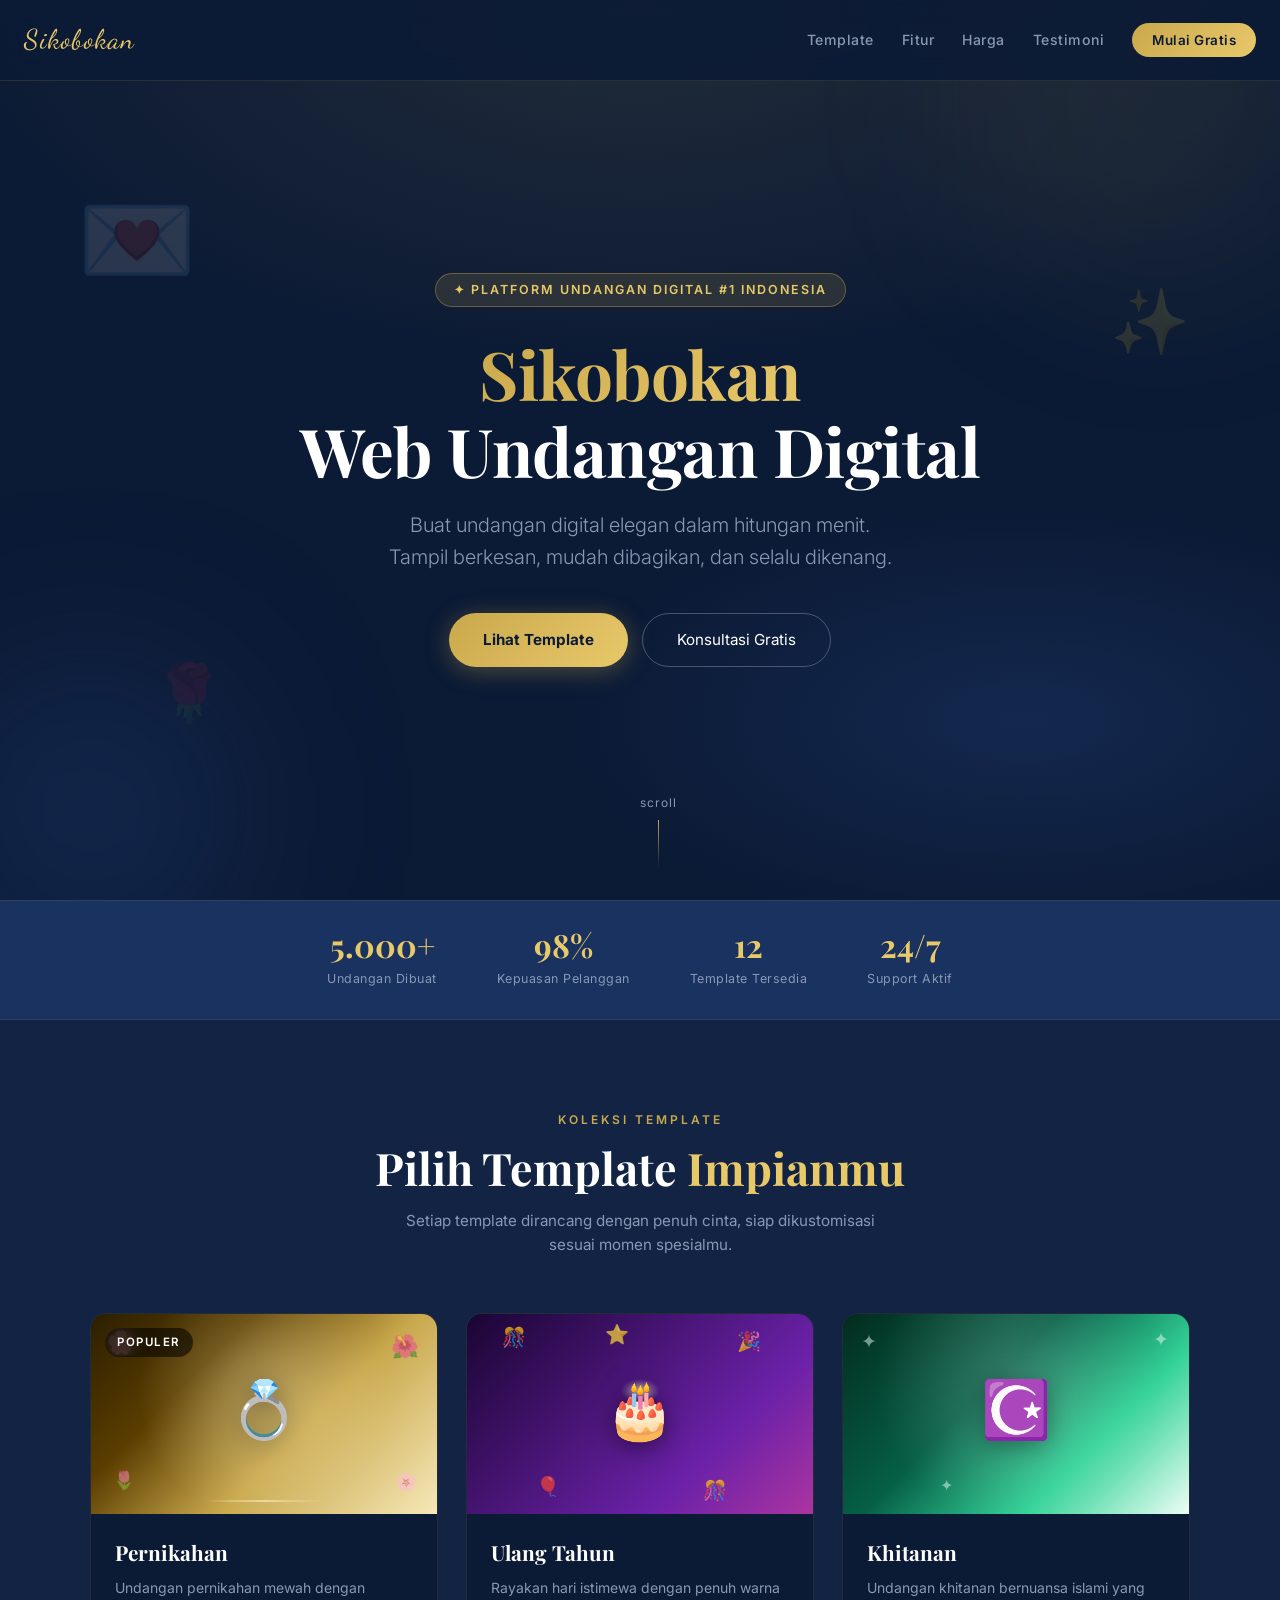
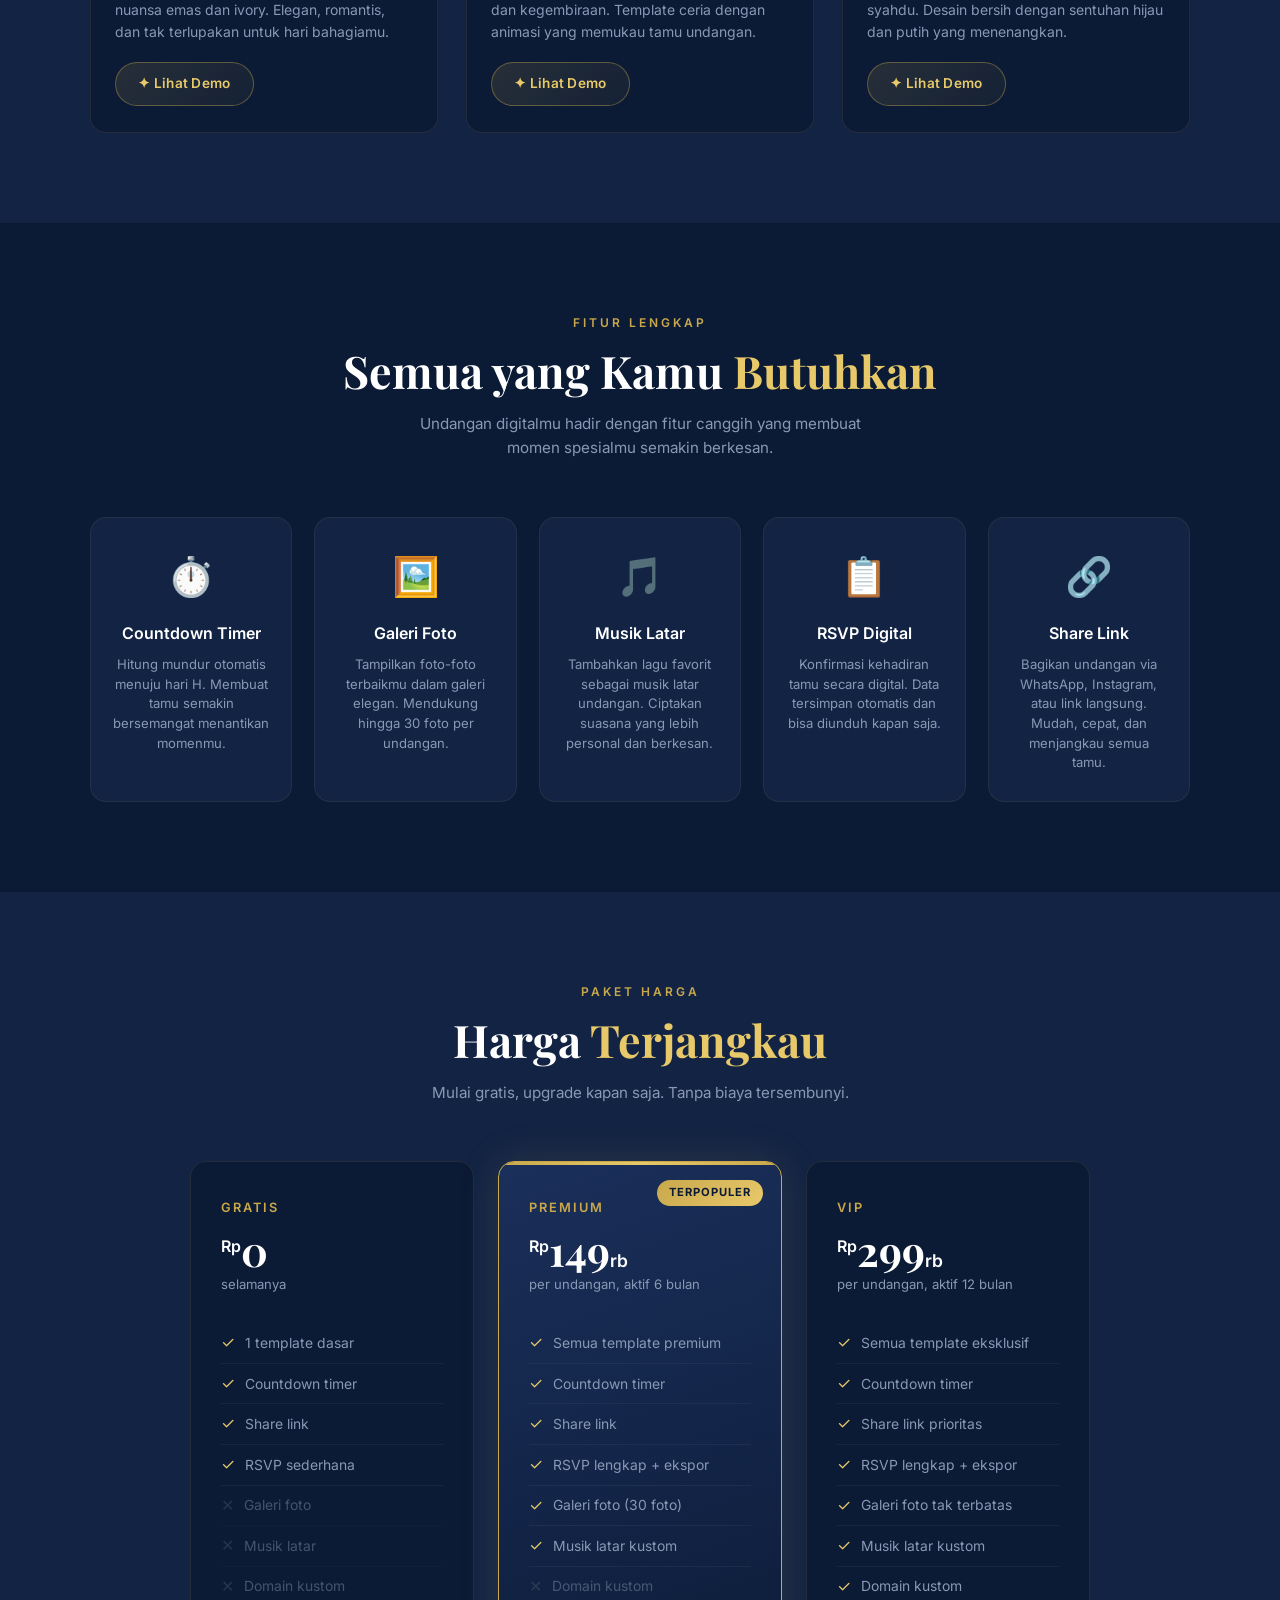
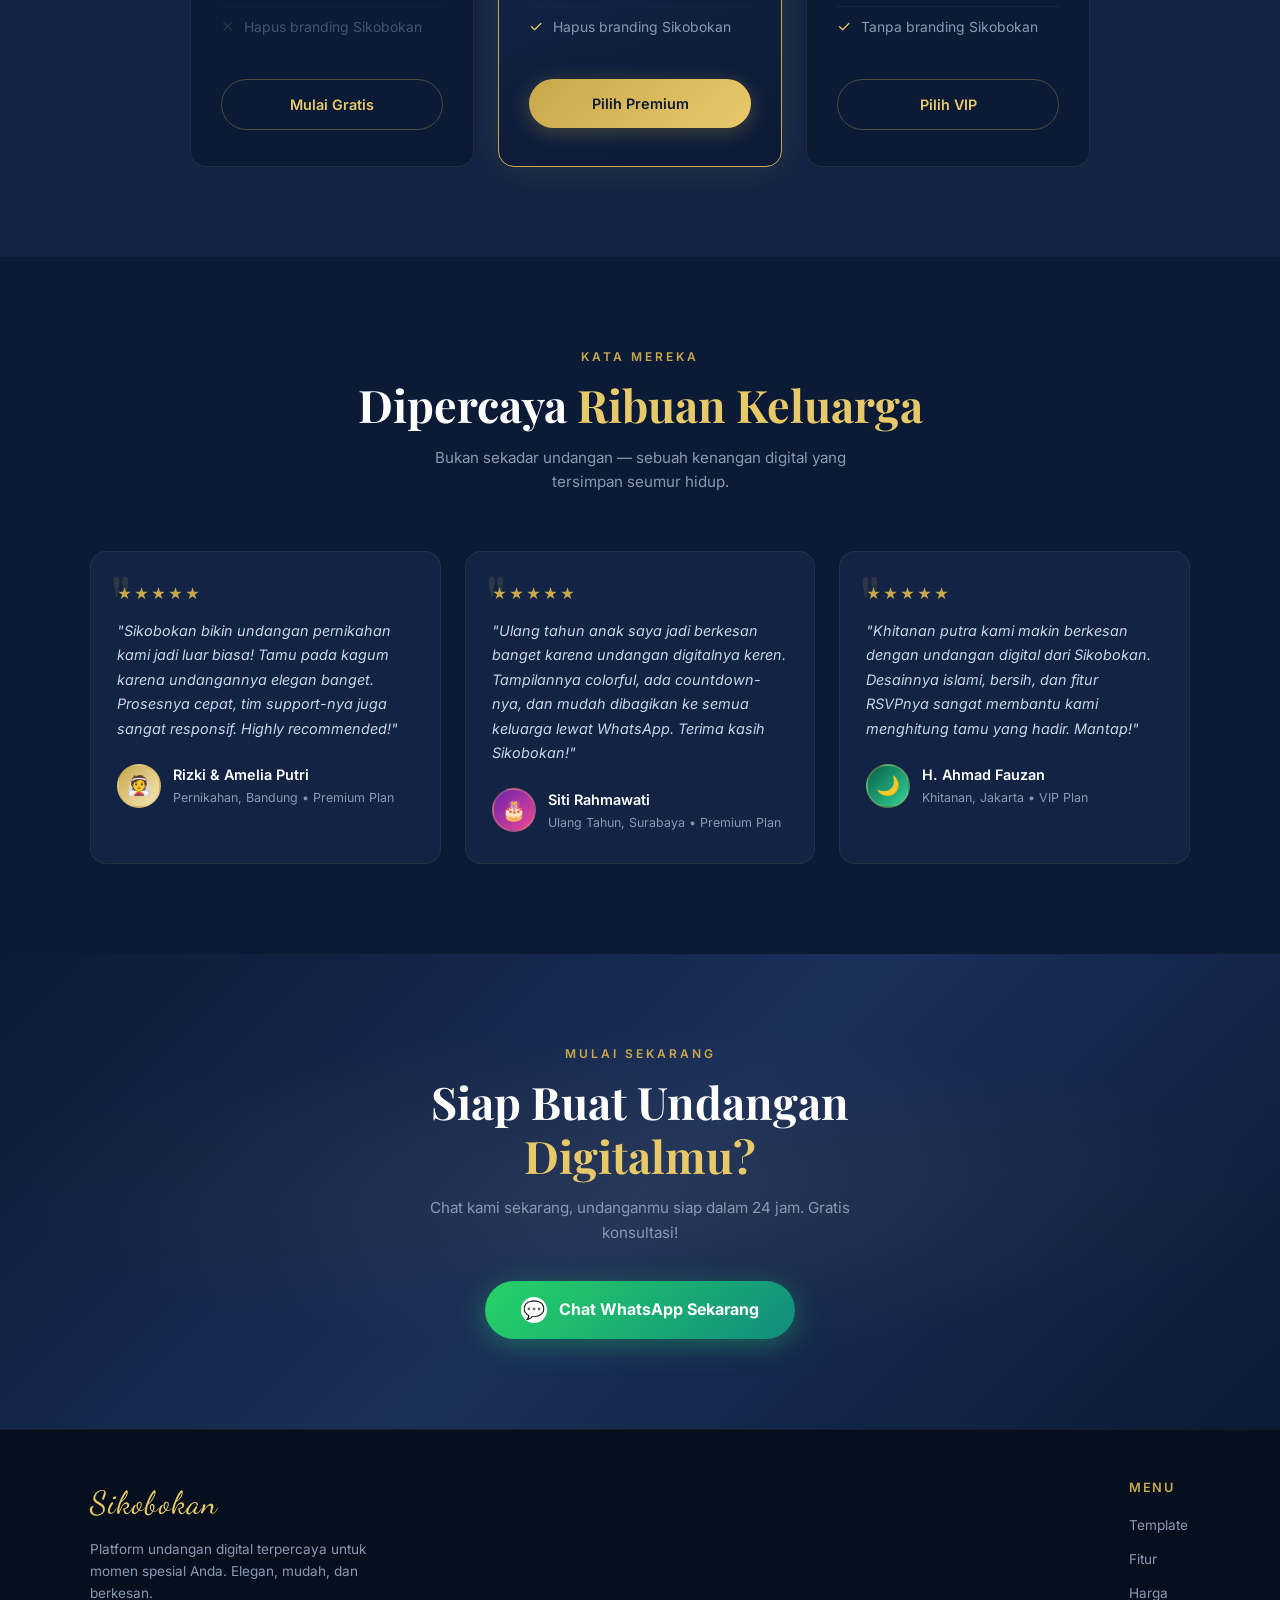
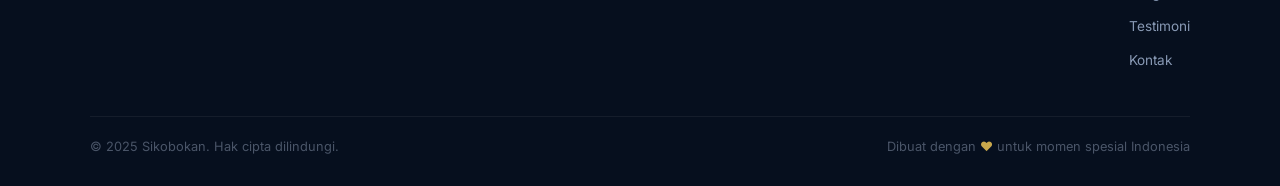
<file: index.html>
<!DOCTYPE html>
<html lang="id">
<head>
<meta charset="UTF-8">
<meta name="viewport" content="width=device-width, initial-scale=1.0">
<title>Sikobokan — Web Undangan Digital</title>
<meta name="description" content="Buat undangan digital elegan dalam hitungan menit. Fitur countdown, galeri foto, musik, RSVP, dan share link.">
<link rel="preconnect" href="https://fonts.googleapis.com">
<link href="https://fonts.googleapis.com/css2?family=Playfair+Display:ital,wght@0,400;0,700;1,400&family=Inter:wght@300;400;500;600&family=Dancing+Script:wght@600&display=swap" rel="stylesheet">
<style>
  *, *::before, *::after { box-sizing: border-box; margin: 0; padding: 0; }

  :root {
    --navy: #0b1a35;
    --navy-light: #122344;
    --navy-mid: #1a3260;
    --gold: #c9a84c;
    --gold-light: #e8c96a;
    --gold-pale: #f5e8b8;
    --cream: #fdf8ef;
    --white: #ffffff;
    --text-muted: #8899b4;
    --radius: 16px;
    --shadow: 0 8px 40px rgba(0,0,0,0.35);
  }

  html { scroll-behavior: smooth; }

  body {
    font-family: 'Inter', sans-serif;
    background: var(--navy);
    color: var(--white);
    overflow-x: hidden;
    line-height: 1.6;
  }

  /* ── NAVBAR ── */
  nav {
    position: fixed; top: 0; left: 0; right: 0; z-index: 100;
    display: flex; align-items: center; justify-content: space-between;
    padding: 18px 24px;
    background: rgba(11,26,53,0.85);
    backdrop-filter: blur(12px);
    border-bottom: 1px solid rgba(201,168,76,0.15);
  }
  .nav-logo {
    font-family: 'Dancing Script', cursive;
    font-size: 1.7rem;
    color: var(--gold-light);
    text-decoration: none;
    letter-spacing: 1px;
  }
  .nav-links { display: flex; gap: 28px; list-style: none; }
  .nav-links a {
    color: var(--text-muted);
    text-decoration: none;
    font-size: 0.88rem;
    font-weight: 500;
    letter-spacing: 0.5px;
    transition: color 0.2s;
  }
  .nav-links a:hover { color: var(--gold-light); }
  .nav-cta {
    background: linear-gradient(135deg, var(--gold), var(--gold-light));
    color: var(--navy) !important;
    padding: 9px 20px;
    border-radius: 50px;
    font-weight: 600 !important;
    font-size: 0.84rem !important;
    transition: opacity 0.2s !important;
  }
  .nav-cta:hover { opacity: 0.88; color: var(--navy) !important; }

  /* ── HERO ── */
  #hero {
    min-height: 100vh;
    display: flex; align-items: center; justify-content: center;
    flex-direction: column;
    text-align: center;
    padding: 120px 24px 80px;
    position: relative;
    overflow: hidden;
    background: radial-gradient(ellipse 80% 60% at 50% 0%, rgba(201,168,76,0.12) 0%, transparent 70%),
                radial-gradient(ellipse 60% 40% at 80% 80%, rgba(26,50,96,0.6) 0%, transparent 60%),
                var(--navy);
  }

  /* floating orbs */
  #hero::before, #hero::after {
    content: '';
    position: absolute;
    border-radius: 50%;
    filter: blur(80px);
    animation: orb-float 8s ease-in-out infinite;
  }
  #hero::before {
    width: 400px; height: 400px;
    background: rgba(201,168,76,0.07);
    top: -100px; right: -80px;
  }
  #hero::after {
    width: 300px; height: 300px;
    background: rgba(26,50,96,0.5);
    bottom: -60px; left: -60px;
    animation-delay: -4s;
  }

  @keyframes orb-float {
    0%, 100% { transform: translateY(0) scale(1); }
    50% { transform: translateY(-30px) scale(1.05); }
  }

  .hero-badge {
    display: inline-block;
    background: rgba(201,168,76,0.15);
    border: 1px solid rgba(201,168,76,0.4);
    color: var(--gold-light);
    font-size: 0.78rem;
    font-weight: 600;
    letter-spacing: 2px;
    text-transform: uppercase;
    padding: 6px 18px;
    border-radius: 50px;
    margin-bottom: 28px;
    animation: fade-up 0.7s ease both;
  }

  .hero-title {
    font-family: 'Playfair Display', serif;
    font-size: clamp(2.2rem, 6vw, 4.2rem);
    font-weight: 700;
    line-height: 1.15;
    letter-spacing: -0.5px;
    margin-bottom: 20px;
    animation: fade-up 0.7s 0.15s ease both;
  }

  .hero-title .gradient-text {
    background: linear-gradient(135deg, var(--gold) 0%, var(--gold-light) 50%, #fff5c0 100%);
    -webkit-background-clip: text;
    -webkit-text-fill-color: transparent;
    background-clip: text;
    background-size: 200% 200%;
    animation: gradient-shift 4s ease infinite;
  }

  @keyframes gradient-shift {
    0%, 100% { background-position: 0% 50%; }
    50% { background-position: 100% 50%; }
  }

  .hero-tagline {
    font-size: clamp(1rem, 2.5vw, 1.25rem);
    color: var(--text-muted);
    max-width: 520px;
    margin: 0 auto 40px;
    animation: fade-up 0.7s 0.3s ease both;
    font-weight: 300;
  }

  .hero-btns {
    display: flex; gap: 14px; justify-content: center; flex-wrap: wrap;
    animation: fade-up 0.7s 0.45s ease both;
  }

  .btn-primary {
    background: linear-gradient(135deg, var(--gold), var(--gold-light));
    color: var(--navy);
    font-weight: 700;
    font-size: 0.95rem;
    padding: 15px 34px;
    border-radius: 50px;
    text-decoration: none;
    border: none;
    cursor: pointer;
    transition: transform 0.2s, box-shadow 0.2s;
    box-shadow: 0 4px 24px rgba(201,168,76,0.35);
  }
  .btn-primary:hover { transform: translateY(-2px); box-shadow: 0 8px 32px rgba(201,168,76,0.5); }

  .btn-outline {
    background: transparent;
    color: var(--white);
    font-size: 0.95rem;
    padding: 14px 34px;
    border-radius: 50px;
    text-decoration: none;
    border: 1px solid rgba(255,255,255,0.25);
    cursor: pointer;
    transition: border-color 0.2s, background 0.2s;
  }
  .btn-outline:hover { border-color: var(--gold); background: rgba(201,168,76,0.08); }

  /* floating envelope decoration */
  .hero-deco {
    position: absolute;
    pointer-events: none;
    opacity: 0.12;
    font-size: 6rem;
    animation: float-slow 6s ease-in-out infinite;
  }
  .hero-deco.d1 { top: 18%; left: 6%; animation-delay: 0s; }
  .hero-deco.d2 { top: 30%; right: 7%; animation-delay: -2s; font-size: 4rem; }
  .hero-deco.d3 { bottom: 18%; left: 12%; animation-delay: -4s; font-size: 3.5rem; }

  @keyframes float-slow {
    0%, 100% { transform: translateY(0) rotate(-5deg); }
    50% { transform: translateY(-18px) rotate(5deg); }
  }

  @keyframes fade-up {
    from { opacity: 0; transform: translateY(24px); }
    to   { opacity: 1; transform: translateY(0); }
  }

  /* scroll indicator */
  .scroll-hint {
    position: absolute; bottom: 32px; left: 50%; transform: translateX(-50%);
    display: flex; flex-direction: column; align-items: center; gap: 8px;
    color: var(--text-muted); font-size: 0.75rem; letter-spacing: 1px;
    animation: fade-up 1s 1s ease both;
  }
  .scroll-hint span { display: block; width: 1px; height: 48px; background: linear-gradient(to bottom, var(--gold), transparent); animation: scroll-line 2s ease-in-out infinite; }
  @keyframes scroll-line { 0% { transform: scaleY(0); transform-origin: top; } 50% { transform: scaleY(1); transform-origin: top; } 51% { transform: scaleY(1); transform-origin: bottom; } 100% { transform: scaleY(0); transform-origin: bottom; } }

  /* ── SECTION COMMON ── */
  section { padding: 90px 24px; }
  .section-label {
    display: block;
    text-align: center;
    font-size: 0.75rem;
    font-weight: 600;
    letter-spacing: 3px;
    text-transform: uppercase;
    color: var(--gold);
    margin-bottom: 12px;
  }
  .section-title {
    font-family: 'Playfair Display', serif;
    font-size: clamp(1.8rem, 4vw, 2.8rem);
    font-weight: 700;
    text-align: center;
    margin-bottom: 14px;
    line-height: 1.2;
  }
  .section-sub {
    text-align: center;
    color: var(--text-muted);
    max-width: 480px;
    margin: 0 auto 56px;
    font-size: 0.95rem;
  }
  .container { max-width: 1100px; margin: 0 auto; }

  /* ── TEMPLATES ── */
  #templates { background: var(--navy-light); }

  .templates-grid {
    display: grid;
    grid-template-columns: repeat(auto-fit, minmax(300px, 1fr));
    gap: 28px;
  }

  .template-card {
    background: var(--navy);
    border-radius: var(--radius);
    overflow: hidden;
    border: 1px solid rgba(201,168,76,0.12);
    transition: transform 0.3s, box-shadow 0.3s;
    position: relative;
  }
  .template-card:hover {
    transform: translateY(-8px);
    box-shadow: 0 20px 60px rgba(0,0,0,0.5);
  }

  /* CSS Art Thumbnails */
  .thumb {
    width: 100%;
    height: 200px;
    position: relative;
    overflow: hidden;
    display: flex; align-items: center; justify-content: center;
  }

  /* Pernikahan — gold/ivory */
  .thumb-wedding {
    background: linear-gradient(135deg, #2c1f00 0%, #5a3d00 30%, #c9a84c 60%, #f5e8b8 100%);
  }
  .thumb-wedding::before {
    content: '';
    position: absolute; inset: 0;
    background: radial-gradient(circle at 50% 40%, rgba(245,232,184,0.35) 0%, transparent 60%);
  }
  .thumb-wedding::after {
    content: '💍';
    font-size: 3.5rem;
    position: absolute;
    top: 50%; left: 50%; transform: translate(-50%, -55%);
    filter: drop-shadow(0 4px 12px rgba(0,0,0,0.4));
    animation: pulse-soft 3s ease-in-out infinite;
  }
  .thumb-wedding .ring-deco {
    position: absolute; bottom: 12px; left: 50%; transform: translateX(-50%);
    width: 120px; height: 2px;
    background: linear-gradient(90deg, transparent, rgba(245,232,184,0.7), transparent);
  }
  .thumb-wedding .floral {
    position: absolute;
    font-size: 1.4rem;
    opacity: 0.55;
    animation: float-slow 5s ease-in-out infinite;
  }
  .thumb-wedding .floral.f1 { top: 10px; left: 16px; animation-delay: 0s; }
  .thumb-wedding .floral.f2 { top: 14px; right: 18px; animation-delay: -2.5s; }
  .thumb-wedding .floral.f3 { bottom: 20px; left: 22px; animation-delay: -1s; font-size: 1.1rem; }
  .thumb-wedding .floral.f4 { bottom: 18px; right: 20px; animation-delay: -3.5s; font-size: 1.1rem; }

  /* Ulang Tahun — pink/purple/blue */
  .thumb-birthday {
    background: linear-gradient(135deg, #1a0533 0%, #6b21a8 35%, #ec4899 65%, #3b82f6 100%);
    background-size: 200% 200%;
    animation: gradient-shift 5s ease infinite;
  }
  .thumb-birthday::after {
    content: '🎂';
    font-size: 3.5rem;
    position: absolute;
    top: 50%; left: 50%; transform: translate(-50%, -55%);
    filter: drop-shadow(0 4px 12px rgba(0,0,0,0.5));
    animation: pulse-soft 2.5s ease-in-out infinite;
  }
  .thumb-birthday .confetti {
    position: absolute;
    font-size: 1.2rem;
    opacity: 0.7;
    animation: confetti-fall 4s ease-in-out infinite;
  }
  .thumb-birthday .confetti.c1 { top: 8px; left: 10%; animation-delay: 0s; }
  .thumb-birthday .confetti.c2 { top: 12px; right: 15%; animation-delay: -1s; }
  .thumb-birthday .confetti.c3 { top: 5px; left: 40%; animation-delay: -2s; }
  .thumb-birthday .confetti.c4 { bottom: 12px; left: 20%; animation-delay: -0.5s; }
  .thumb-birthday .confetti.c5 { bottom: 8px; right: 25%; animation-delay: -1.5s; }

  @keyframes confetti-fall {
    0%, 100% { transform: translateY(0) rotate(0deg); opacity: 0.7; }
    50% { transform: translateY(12px) rotate(180deg); opacity: 0.9; }
  }

  /* Khitanan — green/white */
  .thumb-khitan {
    background: linear-gradient(135deg, #022c1e 0%, #065f46 40%, #34d399 70%, #ecfdf5 100%);
  }
  .thumb-khitan::before {
    content: '';
    position: absolute; inset: 0;
    background: radial-gradient(circle at 50% 35%, rgba(236,253,245,0.2) 0%, transparent 65%);
  }
  .thumb-khitan::after {
    content: '☪️';
    font-size: 3.5rem;
    position: absolute;
    top: 50%; left: 50%; transform: translate(-50%, -55%);
    filter: drop-shadow(0 4px 12px rgba(0,0,0,0.35));
    animation: pulse-soft 3s ease-in-out infinite;
  }
  .thumb-khitan .star-deco {
    position: absolute;
    color: rgba(236,253,245,0.5);
    font-size: 1.2rem;
    animation: float-slow 4s ease-in-out infinite;
  }
  .thumb-khitan .star-deco.s1 { top: 12px; left: 18px; animation-delay: 0s; }
  .thumb-khitan .star-deco.s2 { top: 10px; right: 20px; animation-delay: -1.5s; }
  .thumb-khitan .star-deco.s3 { bottom: 16px; left: 28%; animation-delay: -3s; font-size: 1rem; }

  @keyframes pulse-soft {
    0%, 100% { transform: translate(-50%, -55%) scale(1); }
    50% { transform: translate(-50%, -58%) scale(1.08); }
  }

  .card-badge {
    position: absolute; top: 14px; left: 14px;
    background: rgba(0,0,0,0.55);
    backdrop-filter: blur(8px);
    color: var(--white);
    font-size: 0.72rem;
    font-weight: 600;
    letter-spacing: 1.5px;
    text-transform: uppercase;
    padding: 5px 12px;
    border-radius: 50px;
  }

  .card-body { padding: 22px 24px 26px; }
  .card-title {
    font-family: 'Playfair Display', serif;
    font-size: 1.3rem;
    font-weight: 700;
    margin-bottom: 8px;
    color: var(--white);
  }
  .card-desc { color: var(--text-muted); font-size: 0.875rem; margin-bottom: 20px; line-height: 1.55; }

  .btn-demo {
    display: inline-block;
    background: linear-gradient(135deg, rgba(201,168,76,0.15), rgba(201,168,76,0.05));
    border: 1px solid rgba(201,168,76,0.4);
    color: var(--gold-light);
    font-size: 0.85rem;
    font-weight: 600;
    padding: 10px 22px;
    border-radius: 50px;
    text-decoration: none;
    transition: background 0.2s, border-color 0.2s, transform 0.2s;
    letter-spacing: 0.3px;
  }
  .btn-demo:hover {
    background: linear-gradient(135deg, rgba(201,168,76,0.3), rgba(201,168,76,0.15));
    border-color: var(--gold);
    transform: translateY(-1px);
  }

  /* ── FEATURES ── */
  #features { background: var(--navy); }

  .features-grid {
    display: grid;
    grid-template-columns: repeat(auto-fit, minmax(200px, 1fr));
    gap: 22px;
  }

  .feature-card {
    background: var(--navy-light);
    border: 1px solid rgba(201,168,76,0.1);
    border-radius: var(--radius);
    padding: 28px 22px;
    text-align: center;
    transition: border-color 0.3s, transform 0.3s;
    position: relative;
    overflow: hidden;
  }
  .feature-card::before {
    content: '';
    position: absolute;
    inset: 0;
    background: radial-gradient(circle at 50% 0%, rgba(201,168,76,0.06) 0%, transparent 60%);
    opacity: 0;
    transition: opacity 0.3s;
  }
  .feature-card:hover { border-color: rgba(201,168,76,0.35); transform: translateY(-4px); }
  .feature-card:hover::before { opacity: 1; }

  .feature-icon {
    font-size: 2.4rem;
    margin-bottom: 14px;
    display: block;
    animation: float-slow 5s ease-in-out infinite;
  }
  .feature-card:nth-child(2) .feature-icon { animation-delay: -1s; }
  .feature-card:nth-child(3) .feature-icon { animation-delay: -2s; }
  .feature-card:nth-child(4) .feature-icon { animation-delay: -3s; }
  .feature-card:nth-child(5) .feature-icon { animation-delay: -4s; }

  .feature-title { font-weight: 600; font-size: 1rem; margin-bottom: 8px; }
  .feature-desc { color: var(--text-muted); font-size: 0.82rem; line-height: 1.5; }

  /* ── PRICING ── */
  #pricing { background: var(--navy-light); }

  .pricing-grid {
    display: grid;
    grid-template-columns: repeat(auto-fit, minmax(280px, 1fr));
    gap: 24px;
    max-width: 900px;
    margin: 0 auto;
  }

  .price-card {
    background: var(--navy);
    border: 1px solid rgba(201,168,76,0.12);
    border-radius: var(--radius);
    padding: 36px 30px;
    position: relative;
    overflow: hidden;
    transition: transform 0.3s, box-shadow 0.3s;
  }
  .price-card:hover { transform: translateY(-6px); box-shadow: 0 16px 50px rgba(0,0,0,0.4); }

  .price-card.featured {
    border-color: var(--gold);
    background: linear-gradient(160deg, #1a2f5a 0%, var(--navy) 100%);
    box-shadow: 0 0 40px rgba(201,168,76,0.15);
  }
  .price-card.featured::before {
    content: '';
    position: absolute; top: 0; left: 0; right: 0; height: 3px;
    background: linear-gradient(90deg, var(--gold), var(--gold-light), var(--gold));
  }

  .popular-tag {
    position: absolute; top: 18px; right: 18px;
    background: linear-gradient(135deg, var(--gold), var(--gold-light));
    color: var(--navy);
    font-size: 0.7rem;
    font-weight: 700;
    letter-spacing: 1px;
    text-transform: uppercase;
    padding: 4px 12px;
    border-radius: 50px;
  }

  .price-plan { font-size: 0.8rem; font-weight: 600; letter-spacing: 2px; text-transform: uppercase; color: var(--gold); margin-bottom: 10px; }
  .price-amount {
    font-family: 'Playfair Display', serif;
    font-size: 2.6rem;
    font-weight: 700;
    line-height: 1;
    margin-bottom: 4px;
  }
  .price-amount sup { font-size: 1rem; vertical-align: super; font-family: 'Inter', sans-serif; font-weight: 600; }
  .price-period { color: var(--text-muted); font-size: 0.82rem; margin-bottom: 28px; }
  .price-features { list-style: none; margin-bottom: 32px; }
  .price-features li {
    display: flex; align-items: center; gap: 10px;
    color: var(--text-muted); font-size: 0.87rem;
    padding: 7px 0;
    border-bottom: 1px solid rgba(255,255,255,0.05);
  }
  .price-features li:last-child { border-bottom: none; }
  .price-features li .check { color: var(--gold-light); font-size: 1rem; flex-shrink: 0; }
  .price-features li .cross { color: #4a5568; font-size: 1rem; flex-shrink: 0; }
  .price-features li.disabled { opacity: 0.45; }

  .btn-plan {
    display: block;
    text-align: center;
    padding: 13px 24px;
    border-radius: 50px;
    font-size: 0.9rem;
    font-weight: 600;
    text-decoration: none;
    transition: transform 0.2s, box-shadow 0.2s;
    cursor: pointer;
    border: none;
    width: 100%;
  }
  .btn-plan-outline {
    background: transparent;
    border: 1px solid rgba(201,168,76,0.35);
    color: var(--gold-light);
  }
  .btn-plan-outline:hover { border-color: var(--gold); background: rgba(201,168,76,0.07); }
  .btn-plan-gold {
    background: linear-gradient(135deg, var(--gold), var(--gold-light));
    color: var(--navy);
    box-shadow: 0 4px 20px rgba(201,168,76,0.3);
  }
  .btn-plan-gold:hover { transform: translateY(-2px); box-shadow: 0 8px 28px rgba(201,168,76,0.45); }

  /* ── TESTIMONIALS ── */
  #testimonials { background: var(--navy); }

  .testi-grid {
    display: grid;
    grid-template-columns: repeat(auto-fit, minmax(280px, 1fr));
    gap: 24px;
  }

  .testi-card {
    background: var(--navy-light);
    border: 1px solid rgba(201,168,76,0.1);
    border-radius: var(--radius);
    padding: 30px 26px;
    position: relative;
    transition: transform 0.3s;
  }
  .testi-card:hover { transform: translateY(-4px); }
  .testi-card::before {
    content: '"';
    font-family: 'Playfair Display', serif;
    font-size: 5rem;
    color: rgba(201,168,76,0.15);
    position: absolute;
    top: 10px; left: 18px;
    line-height: 1;
  }

  .testi-stars { color: var(--gold); font-size: 0.9rem; margin-bottom: 14px; letter-spacing: 2px; }
  .testi-text { color: #c8d4e8; font-size: 0.9rem; line-height: 1.7; margin-bottom: 22px; font-style: italic; }
  .testi-author { display: flex; align-items: center; gap: 12px; }
  .testi-avatar {
    width: 44px; height: 44px; border-radius: 50%;
    display: flex; align-items: center; justify-content: center;
    font-size: 1.2rem;
    flex-shrink: 0;
    border: 2px solid rgba(201,168,76,0.3);
  }
  .av1 { background: linear-gradient(135deg, #c9a84c, #f5e8b8); }
  .av2 { background: linear-gradient(135deg, #6b21a8, #ec4899); }
  .av3 { background: linear-gradient(135deg, #065f46, #34d399); }
  .testi-name { font-weight: 600; font-size: 0.9rem; }
  .testi-detail { color: var(--text-muted); font-size: 0.78rem; margin-top: 2px; }

  /* ── CTA ── */
  #cta {
    background: linear-gradient(135deg, #0b1a35 0%, #1a2f5a 50%, #0b1a35 100%);
    text-align: center;
    padding: 90px 24px;
    position: relative;
    overflow: hidden;
  }
  #cta::before {
    content: '';
    position: absolute; inset: 0;
    background: radial-gradient(ellipse 70% 50% at 50% 50%, rgba(201,168,76,0.08) 0%, transparent 70%);
  }
  #cta .section-title { position: relative; z-index: 1; }
  #cta .section-sub { position: relative; z-index: 1; }

  .wa-btn {
    display: inline-flex;
    align-items: center;
    gap: 12px;
    background: linear-gradient(135deg, #25d366, #128c7e);
    color: var(--white);
    font-size: 1rem;
    font-weight: 700;
    padding: 16px 36px;
    border-radius: 50px;
    text-decoration: none;
    box-shadow: 0 6px 28px rgba(37,211,102,0.35);
    transition: transform 0.2s, box-shadow 0.2s;
    position: relative; z-index: 1;
  }
  .wa-btn:hover { transform: translateY(-3px); box-shadow: 0 12px 36px rgba(37,211,102,0.5); }
  .wa-icon {
    width: 26px; height: 26px;
    background: white;
    border-radius: 50%;
    display: flex; align-items: center; justify-content: center;
    font-size: 1.1rem;
    flex-shrink: 0;
  }

  /* ── FOOTER ── */
  footer {
    background: #060f1e;
    padding: 48px 24px 28px;
    border-top: 1px solid rgba(201,168,76,0.1);
  }
  .footer-inner {
    max-width: 1100px;
    margin: 0 auto;
    display: grid;
    grid-template-columns: 1fr auto;
    gap: 40px;
    align-items: start;
    margin-bottom: 36px;
  }
  .footer-brand .nav-logo { font-size: 2rem; display: block; margin-bottom: 10px; }
  .footer-tagline { color: var(--text-muted); font-size: 0.85rem; max-width: 300px; line-height: 1.6; }
  .footer-links h4 { color: var(--gold); font-size: 0.8rem; font-weight: 600; letter-spacing: 1.5px; text-transform: uppercase; margin-bottom: 14px; }
  .footer-links ul { list-style: none; }
  .footer-links ul li { margin-bottom: 8px; }
  .footer-links ul li a { color: var(--text-muted); text-decoration: none; font-size: 0.85rem; transition: color 0.2s; }
  .footer-links ul li a:hover { color: var(--gold-light); }
  .footer-bottom {
    max-width: 1100px; margin: 0 auto;
    display: flex; justify-content: space-between; align-items: center;
    border-top: 1px solid rgba(255,255,255,0.06);
    padding-top: 20px;
    flex-wrap: wrap; gap: 10px;
  }
  .footer-bottom p { color: #4a5568; font-size: 0.8rem; }
  .footer-love { color: var(--gold); }

  /* ── STATS BAR ── */
  .stats-bar {
    background: var(--navy-mid);
    border-top: 1px solid rgba(201,168,76,0.12);
    border-bottom: 1px solid rgba(201,168,76,0.12);
    padding: 28px 24px;
  }
  .stats-inner {
    max-width: 900px; margin: 0 auto;
    display: flex; justify-content: center; gap: 60px; flex-wrap: wrap;
  }
  .stat-item { text-align: center; }
  .stat-num {
    font-family: 'Playfair Display', serif;
    font-size: 2rem;
    font-weight: 700;
    color: var(--gold-light);
    display: block;
    line-height: 1;
    margin-bottom: 4px;
  }
  .stat-label { color: var(--text-muted); font-size: 0.78rem; letter-spacing: 0.5px; }

  /* ── RESPONSIVE ── */
  @media (max-width: 600px) {
    nav { padding: 14px 18px; }
    .nav-links { display: none; }
    .footer-inner { grid-template-columns: 1fr; }
    .stats-inner { gap: 28px; }
    .stat-num { font-size: 1.6rem; }
    section { padding: 68px 18px; }
    .hero-btns { flex-direction: column; align-items: center; }
    .btn-primary, .btn-outline { width: 100%; max-width: 280px; text-align: center; }
    .footer-bottom { flex-direction: column; text-align: center; }
  }

  /* ── SCROLL REVEAL (pure CSS) ── */
  .reveal {
    opacity: 0;
    transform: translateY(30px);
    transition: opacity 0.7s ease, transform 0.7s ease;
  }
  .reveal.visible { opacity: 1; transform: translateY(0); }
  .reveal-delay-1 { transition-delay: 0.1s; }
  .reveal-delay-2 { transition-delay: 0.2s; }
  .reveal-delay-3 { transition-delay: 0.3s; }
</style>
</head>
<body>

<!-- NAVBAR -->
<nav>
  <a href="#" class="nav-logo">Sikobokan</a>
  <ul class="nav-links">
    <li><a href="#templates">Template</a></li>
    <li><a href="#features">Fitur</a></li>
    <li><a href="#pricing">Harga</a></li>
    <li><a href="#testimonials">Testimoni</a></li>
    <li><a href="https://wa.me/6281234567890?text=Halo+Sikobokan" class="nav-cta" target="_blank" rel="noopener">Mulai Gratis</a></li>
  </ul>
</nav>

<!-- HERO -->
<section id="hero">
  <span class="hero-deco d1">💌</span>
  <span class="hero-deco d2">✨</span>
  <span class="hero-deco d3">🌹</span>

  <span class="hero-badge">✦ Platform Undangan Digital #1 Indonesia</span>

  <h1 class="hero-title">
    <span class="gradient-text">Sikobokan</span><br>
    Web Undangan Digital
  </h1>

  <p class="hero-tagline">Buat undangan digital elegan dalam hitungan menit. Tampil berkesan, mudah dibagikan, dan selalu dikenang.</p>

  <div class="hero-btns">
    <a href="#templates" class="btn-primary">Lihat Template</a>
    <a href="https://wa.me/6281234567890?text=Halo+Sikobokan" class="btn-outline" target="_blank" rel="noopener">Konsultasi Gratis</a>
  </div>

  <div class="scroll-hint">scroll<span></span></div>
</section>

<!-- STATS BAR -->
<div class="stats-bar">
  <div class="stats-inner">
    <div class="stat-item">
      <span class="stat-num">5.000+</span>
      <span class="stat-label">Undangan Dibuat</span>
    </div>
    <div class="stat-item">
      <span class="stat-num">98%</span>
      <span class="stat-label">Kepuasan Pelanggan</span>
    </div>
    <div class="stat-item">
      <span class="stat-num">12</span>
      <span class="stat-label">Template Tersedia</span>
    </div>
    <div class="stat-item">
      <span class="stat-num">24/7</span>
      <span class="stat-label">Support Aktif</span>
    </div>
  </div>
</div>

<!-- TEMPLATES -->
<section id="templates">
  <div class="container">
    <span class="section-label">Koleksi Template</span>
    <h2 class="section-title">Pilih Template <span style="color:var(--gold-light)">Impianmu</span></h2>
    <p class="section-sub">Setiap template dirancang dengan penuh cinta, siap dikustomisasi sesuai momen spesialmu.</p>

    <div class="templates-grid">

      <!-- PERNIKAHAN -->
      <div class="template-card reveal">
        <div class="thumb thumb-wedding">
          <span class="floral f1">🌸</span>
          <span class="floral f2">🌺</span>
          <span class="floral f3">🌷</span>
          <span class="floral f4">🌸</span>
          <div class="ring-deco"></div>
        </div>
        <span class="card-badge">Populer</span>
        <div class="card-body">
          <h3 class="card-title">Pernikahan</h3>
          <p class="card-desc">Undangan pernikahan mewah dengan nuansa emas dan ivory. Elegan, romantis, dan tak terlupakan untuk hari bahagiamu.</p>
          <a href="templates/pernikahan.html" class="btn-demo">✦ Lihat Demo</a>
        </div>
      </div>

      <!-- ULANG TAHUN -->
      <div class="template-card reveal reveal-delay-1">
        <div class="thumb thumb-birthday">
          <span class="confetti c1">🎊</span>
          <span class="confetti c2">🎉</span>
          <span class="confetti c3">⭐</span>
          <span class="confetti c4">🎈</span>
          <span class="confetti c5">🎊</span>
        </div>
        <div class="card-body">
          <h3 class="card-title">Ulang Tahun</h3>
          <p class="card-desc">Rayakan hari istimewa dengan penuh warna dan kegembiraan. Template ceria dengan animasi yang memukau tamu undangan.</p>
          <a href="templates/ulang-tahun.html" class="btn-demo">✦ Lihat Demo</a>
        </div>
      </div>

      <!-- KHITANAN -->
      <div class="template-card reveal reveal-delay-2">
        <div class="thumb thumb-khitan">
          <span class="star-deco s1">✦</span>
          <span class="star-deco s2">✦</span>
          <span class="star-deco s3">✦</span>
        </div>
        <div class="card-body">
          <h3 class="card-title">Khitanan</h3>
          <p class="card-desc">Undangan khitanan bernuansa islami yang syahdu. Desain bersih dengan sentuhan hijau dan putih yang menenangkan.</p>
          <a href="templates/khitanan.html" class="btn-demo">✦ Lihat Demo</a>
        </div>
      </div>

    </div>
  </div>
</section>

<!-- FEATURES -->
<section id="features">
  <div class="container">
    <span class="section-label">Fitur Lengkap</span>
    <h2 class="section-title">Semua yang Kamu <span style="color:var(--gold-light)">Butuhkan</span></h2>
    <p class="section-sub">Undangan digitalmu hadir dengan fitur canggih yang membuat momen spesialmu semakin berkesan.</p>

    <div class="features-grid">

      <div class="feature-card reveal">
        <span class="feature-icon">⏱️</span>
        <h3 class="feature-title">Countdown Timer</h3>
        <p class="feature-desc">Hitung mundur otomatis menuju hari H. Membuat tamu semakin bersemangat menantikan momenmu.</p>
      </div>

      <div class="feature-card reveal reveal-delay-1">
        <span class="feature-icon">🖼️</span>
        <h3 class="feature-title">Galeri Foto</h3>
        <p class="feature-desc">Tampilkan foto-foto terbaikmu dalam galeri elegan. Mendukung hingga 30 foto per undangan.</p>
      </div>

      <div class="feature-card reveal reveal-delay-2">
        <span class="feature-icon">🎵</span>
        <h3 class="feature-title">Musik Latar</h3>
        <p class="feature-desc">Tambahkan lagu favorit sebagai musik latar undangan. Ciptakan suasana yang lebih personal dan berkesan.</p>
      </div>

      <div class="feature-card reveal reveal-delay-3">
        <span class="feature-icon">📋</span>
        <h3 class="feature-title">RSVP Digital</h3>
        <p class="feature-desc">Konfirmasi kehadiran tamu secara digital. Data tersimpan otomatis dan bisa diunduh kapan saja.</p>
      </div>

      <div class="feature-card reveal reveal-delay-2">
        <span class="feature-icon">🔗</span>
        <h3 class="feature-title">Share Link</h3>
        <p class="feature-desc">Bagikan undangan via WhatsApp, Instagram, atau link langsung. Mudah, cepat, dan menjangkau semua tamu.</p>
      </div>

    </div>
  </div>
</section>

<!-- PRICING -->
<section id="pricing">
  <div class="container">
    <span class="section-label">Paket Harga</span>
    <h2 class="section-title">Harga <span style="color:var(--gold-light)">Terjangkau</span></h2>
    <p class="section-sub">Mulai gratis, upgrade kapan saja. Tanpa biaya tersembunyi.</p>

    <div class="pricing-grid">

      <!-- FREE -->
      <div class="price-card reveal">
        <div class="price-plan">Gratis</div>
        <div class="price-amount"><sup>Rp</sup>0</div>
        <div class="price-period">selamanya</div>
        <ul class="price-features">
          <li><span class="check">✓</span> 1 template dasar</li>
          <li><span class="check">✓</span> Countdown timer</li>
          <li><span class="check">✓</span> Share link</li>
          <li><span class="check">✓</span> RSVP sederhana</li>
          <li class="disabled"><span class="cross">✕</span> Galeri foto</li>
          <li class="disabled"><span class="cross">✕</span> Musik latar</li>
          <li class="disabled"><span class="cross">✕</span> Domain kustom</li>
          <li class="disabled"><span class="cross">✕</span> Hapus branding Sikobokan</li>
        </ul>
        <a href="https://wa.me/6281234567890?text=Halo+Sikobokan" class="btn-plan btn-plan-outline" target="_blank" rel="noopener">Mulai Gratis</a>
      </div>

      <!-- PREMIUM -->
      <div class="price-card featured reveal reveal-delay-1">
        <span class="popular-tag">Terpopuler</span>
        <div class="price-plan">Premium</div>
        <div class="price-amount"><sup>Rp</sup>149<span style="font-size:1.1rem;font-family:'Inter',sans-serif;font-weight:600;">rb</span></div>
        <div class="price-period">per undangan, aktif 6 bulan</div>
        <ul class="price-features">
          <li><span class="check">✓</span> Semua template premium</li>
          <li><span class="check">✓</span> Countdown timer</li>
          <li><span class="check">✓</span> Share link</li>
          <li><span class="check">✓</span> RSVP lengkap + ekspor</li>
          <li><span class="check">✓</span> Galeri foto (30 foto)</li>
          <li><span class="check">✓</span> Musik latar kustom</li>
          <li class="disabled"><span class="cross">✕</span> Domain kustom</li>
          <li><span class="check">✓</span> Hapus branding Sikobokan</li>
        </ul>
        <a href="https://wa.me/6281234567890?text=Halo+Sikobokan,+saya+mau+paket+Premium" class="btn-plan btn-plan-gold" target="_blank" rel="noopener">Pilih Premium</a>
      </div>

      <!-- VIP -->
      <div class="price-card reveal reveal-delay-2">
        <div class="price-plan">VIP</div>
        <div class="price-amount"><sup>Rp</sup>299<span style="font-size:1.1rem;font-family:'Inter',sans-serif;font-weight:600;">rb</span></div>
        <div class="price-period">per undangan, aktif 12 bulan</div>
        <ul class="price-features">
          <li><span class="check">✓</span> Semua template eksklusif</li>
          <li><span class="check">✓</span> Countdown timer</li>
          <li><span class="check">✓</span> Share link prioritas</li>
          <li><span class="check">✓</span> RSVP lengkap + ekspor</li>
          <li><span class="check">✓</span> Galeri foto tak terbatas</li>
          <li><span class="check">✓</span> Musik latar kustom</li>
          <li><span class="check">✓</span> Domain kustom</li>
          <li><span class="check">✓</span> Tanpa branding Sikobokan</li>
        </ul>
        <a href="https://wa.me/6281234567890?text=Halo+Sikobokan,+saya+mau+paket+VIP" class="btn-plan btn-plan-outline" target="_blank" rel="noopener">Pilih VIP</a>
      </div>

    </div>
  </div>
</section>

<!-- TESTIMONIALS -->
<section id="testimonials">
  <div class="container">
    <span class="section-label">Kata Mereka</span>
    <h2 class="section-title">Dipercaya <span style="color:var(--gold-light)">Ribuan Keluarga</span></h2>
    <p class="section-sub">Bukan sekadar undangan — sebuah kenangan digital yang tersimpan seumur hidup.</p>

    <div class="testi-grid">

      <div class="testi-card reveal">
        <div class="testi-stars">★★★★★</div>
        <p class="testi-text">"Sikobokan bikin undangan pernikahan kami jadi luar biasa! Tamu pada kagum karena undangannya elegan banget. Prosesnya cepat, tim support-nya juga sangat responsif. Highly recommended!"</p>
        <div class="testi-author">
          <div class="testi-avatar av1">👰</div>
          <div>
            <div class="testi-name">Rizki &amp; Amelia Putri</div>
            <div class="testi-detail">Pernikahan, Bandung • Premium Plan</div>
          </div>
        </div>
      </div>

      <div class="testi-card reveal reveal-delay-1">
        <div class="testi-stars">★★★★★</div>
        <p class="testi-text">"Ulang tahun anak saya jadi berkesan banget karena undangan digitalnya keren. Tampilannya colorful, ada countdown-nya, dan mudah dibagikan ke semua keluarga lewat WhatsApp. Terima kasih Sikobokan!"</p>
        <div class="testi-author">
          <div class="testi-avatar av2">🎂</div>
          <div>
            <div class="testi-name">Siti Rahmawati</div>
            <div class="testi-detail">Ulang Tahun, Surabaya • Premium Plan</div>
          </div>
        </div>
      </div>

      <div class="testi-card reveal reveal-delay-2">
        <div class="testi-stars">★★★★★</div>
        <p class="testi-text">"Khitanan putra kami makin berkesan dengan undangan digital dari Sikobokan. Desainnya islami, bersih, dan fitur RSVPnya sangat membantu kami menghitung tamu yang hadir. Mantap!"</p>
        <div class="testi-author">
          <div class="testi-avatar av3">🌙</div>
          <div>
            <div class="testi-name">H. Ahmad Fauzan</div>
            <div class="testi-detail">Khitanan, Jakarta • VIP Plan</div>
          </div>
        </div>
      </div>

    </div>
  </div>
</section>

<!-- CTA -->
<section id="cta">
  <span class="section-label">Mulai Sekarang</span>
  <h2 class="section-title">Siap Buat Undangan<br><span style="color:var(--gold-light)">Digitalmu?</span></h2>
  <p class="section-sub" style="margin-bottom:36px">Chat kami sekarang, undanganmu siap dalam 24 jam. Gratis konsultasi!</p>
  <a href="https://wa.me/6281234567890?text=Halo+Sikobokan,+saya+ingin+membuat+undangan+digital" class="wa-btn" target="_blank" rel="noopener">
    <span class="wa-icon">💬</span>
    Chat WhatsApp Sekarang
  </a>
</section>

<!-- FOOTER -->
<footer>
  <div class="footer-inner">
    <div class="footer-brand">
      <a href="#" class="nav-logo">Sikobokan</a>
      <p class="footer-tagline">Platform undangan digital terpercaya untuk momen spesial Anda. Elegan, mudah, dan berkesan.</p>
    </div>
    <div class="footer-links">
      <h4>Menu</h4>
      <ul>
        <li><a href="#templates">Template</a></li>
        <li><a href="#features">Fitur</a></li>
        <li><a href="#pricing">Harga</a></li>
        <li><a href="#testimonials">Testimoni</a></li>
        <li><a href="https://wa.me/6281234567890?text=Halo+Sikobokan" target="_blank" rel="noopener">Kontak</a></li>
      </ul>
    </div>
  </div>
  <div class="footer-bottom">
    <p>© 2025 Sikobokan. Hak cipta dilindungi.</p>
    <p>Dibuat dengan <span class="footer-love">♥</span> untuk momen spesial Indonesia</p>
  </div>
</footer>

<script>
  // Scroll reveal
  const observer = new IntersectionObserver((entries) => {
    entries.forEach(e => {
      if (e.isIntersecting) {
        e.target.classList.add('visible');
        observer.unobserve(e.target);
      }
    });
  }, { threshold: 0.12 });

  document.querySelectorAll('.reveal').forEach(el => observer.observe(el));

  // Smooth nav active state
  const sections = document.querySelectorAll('section[id]');
  const navLinks = document.querySelectorAll('.nav-links a[href^="#"]');

  window.addEventListener('scroll', () => {
    let current = '';
    sections.forEach(s => {
      if (window.scrollY >= s.offsetTop - 120) current = s.id;
    });
    navLinks.forEach(a => {
      a.style.color = a.getAttribute('href') === '#' + current ? 'var(--gold-light)' : '';
    });
  }, { passive: true });
</script>

</body>
</html>
</file>
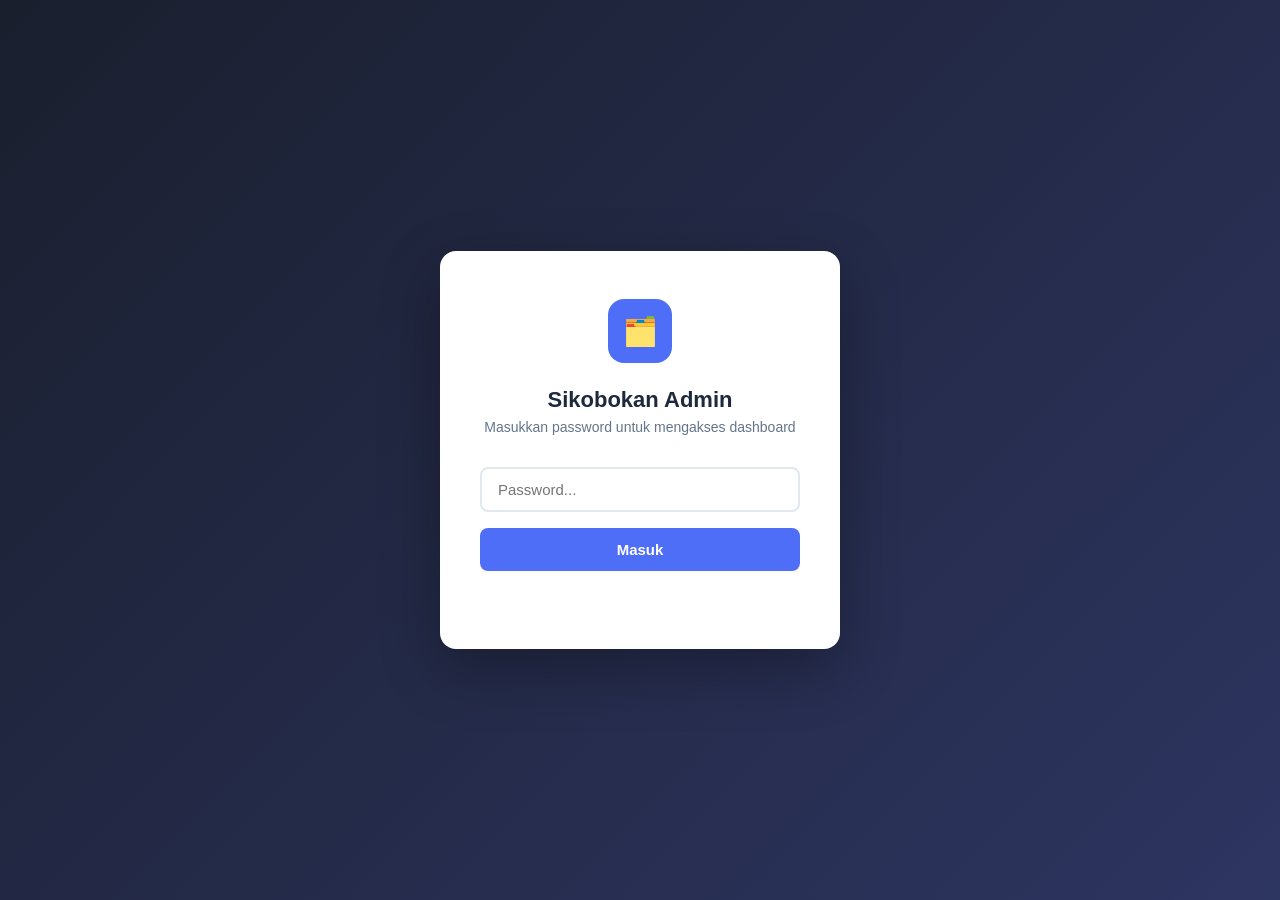
<file: admin.html>
<!DOCTYPE html>
<html lang="id">
<head>
  <meta charset="UTF-8" />
  <meta name="viewport" content="width=device-width, initial-scale=1.0" />
  <title>Admin Dashboard – Sikobokan</title>
  <style>
    *, *::before, *::after { box-sizing: border-box; margin: 0; padding: 0; }

    :root {
      --sidebar-w: 240px;
      --sidebar-bg: #1a1f2e;
      --sidebar-accent: #4f6ef7;
      --sidebar-text: #a8b2d8;
      --sidebar-text-active: #ffffff;
      --content-bg: #f4f6fb;
      --card-bg: #ffffff;
      --border: #e2e8f0;
      --text-primary: #1e293b;
      --text-secondary: #64748b;
      --success: #22c55e;
      --danger: #ef4444;
      --warning: #f59e0b;
      --info: #3b82f6;
      --radius: 10px;
    }

    body {
      font-family: -apple-system, BlinkMacSystemFont, 'Segoe UI', sans-serif;
      background: var(--content-bg);
      color: var(--text-primary);
      min-height: 100vh;
    }

    /* ===== LOGIN ===== */
    #login-screen {
      min-height: 100vh;
      display: flex;
      align-items: center;
      justify-content: center;
      background: linear-gradient(135deg, #1a1f2e 0%, #2d3561 100%);
    }

    .login-box {
      background: #fff;
      border-radius: 16px;
      padding: 48px 40px;
      width: 100%;
      max-width: 400px;
      box-shadow: 0 20px 60px rgba(0,0,0,0.3);
      text-align: center;
    }

    .login-logo {
      width: 64px;
      height: 64px;
      background: var(--sidebar-accent);
      border-radius: 16px;
      display: flex;
      align-items: center;
      justify-content: center;
      margin: 0 auto 24px;
      font-size: 28px;
    }

    .login-box h1 {
      font-size: 22px;
      font-weight: 700;
      margin-bottom: 6px;
      color: var(--text-primary);
    }

    .login-box p {
      color: var(--text-secondary);
      font-size: 14px;
      margin-bottom: 32px;
    }

    .login-box input {
      width: 100%;
      padding: 12px 16px;
      border: 2px solid var(--border);
      border-radius: 8px;
      font-size: 15px;
      outline: none;
      transition: border-color 0.2s;
      margin-bottom: 16px;
    }

    .login-box input:focus { border-color: var(--sidebar-accent); }

    .login-box button {
      width: 100%;
      padding: 13px;
      background: var(--sidebar-accent);
      color: #fff;
      border: none;
      border-radius: 8px;
      font-size: 15px;
      font-weight: 600;
      cursor: pointer;
      transition: opacity 0.2s;
    }

    .login-box button:hover { opacity: 0.9; }

    .login-error {
      color: var(--danger);
      font-size: 13px;
      margin-top: 12px;
      min-height: 18px;
    }

    /* ===== LAYOUT ===== */
    #app { display: none; min-height: 100vh; }

    .sidebar {
      position: fixed;
      top: 0; left: 0;
      width: var(--sidebar-w);
      height: 100vh;
      background: var(--sidebar-bg);
      display: flex;
      flex-direction: column;
      z-index: 100;
      overflow-y: auto;
    }

    .sidebar-brand {
      padding: 24px 20px;
      border-bottom: 1px solid rgba(255,255,255,0.07);
      display: flex;
      align-items: center;
      gap: 12px;
    }

    .brand-icon {
      width: 38px;
      height: 38px;
      background: var(--sidebar-accent);
      border-radius: 8px;
      display: flex;
      align-items: center;
      justify-content: center;
      font-size: 18px;
      flex-shrink: 0;
    }

    .brand-text { color: #fff; font-weight: 700; font-size: 15px; line-height: 1.2; }
    .brand-sub { color: var(--sidebar-text); font-size: 11px; font-weight: 400; }

    .sidebar-nav { padding: 16px 12px; flex: 1; }

    .nav-label {
      color: rgba(168,178,216,0.5);
      font-size: 10px;
      font-weight: 700;
      letter-spacing: 1px;
      text-transform: uppercase;
      padding: 8px 8px 4px;
    }

    .nav-item {
      display: flex;
      align-items: center;
      gap: 10px;
      padding: 10px 12px;
      border-radius: 8px;
      color: var(--sidebar-text);
      font-size: 14px;
      cursor: pointer;
      transition: all 0.15s;
      margin-bottom: 2px;
    }

    .nav-item.active, .nav-item:hover {
      background: rgba(79,110,247,0.15);
      color: var(--sidebar-text-active);
    }

    .nav-item.active { background: rgba(79,110,247,0.25); }

    .sidebar-footer {
      padding: 16px 20px;
      border-top: 1px solid rgba(255,255,255,0.07);
      color: var(--sidebar-text);
      font-size: 12px;
    }

    /* ===== MAIN CONTENT ===== */
    .main {
      margin-left: var(--sidebar-w);
      min-height: 100vh;
      display: flex;
      flex-direction: column;
    }

    .topbar {
      background: #fff;
      border-bottom: 1px solid var(--border);
      padding: 16px 28px;
      display: flex;
      align-items: center;
      justify-content: space-between;
      position: sticky;
      top: 0;
      z-index: 50;
    }

    .topbar h2 { font-size: 18px; font-weight: 700; }
    .topbar-meta { color: var(--text-secondary); font-size: 13px; }

    .topbar-actions { display: flex; gap: 10px; align-items: center; }

    .btn {
      padding: 9px 16px;
      border-radius: 8px;
      font-size: 13px;
      font-weight: 600;
      cursor: pointer;
      border: none;
      transition: all 0.15s;
      display: inline-flex;
      align-items: center;
      gap: 6px;
    }

    .btn-primary { background: var(--sidebar-accent); color: #fff; }
    .btn-primary:hover { opacity: 0.9; }
    .btn-outline { background: transparent; color: var(--text-secondary); border: 1.5px solid var(--border); }
    .btn-outline:hover { background: var(--content-bg); }
    .btn-danger { background: #fef2f2; color: var(--danger); border: 1.5px solid #fecaca; }
    .btn-danger:hover { background: #fee2e2; }
    .btn-success { background: #f0fdf4; color: #16a34a; border: 1.5px solid #bbf7d0; }
    .btn-success:hover { background: #dcfce7; }

    /* ===== CONTENT ===== */
    .content { padding: 28px; flex: 1; }

    /* ===== STATS ===== */
    .stats-grid {
      display: grid;
      grid-template-columns: repeat(4, 1fr);
      gap: 16px;
      margin-bottom: 24px;
    }

    .stat-card {
      background: var(--card-bg);
      border-radius: var(--radius);
      padding: 20px;
      border: 1px solid var(--border);
      display: flex;
      align-items: center;
      gap: 16px;
    }

    .stat-icon {
      width: 48px;
      height: 48px;
      border-radius: 10px;
      display: flex;
      align-items: center;
      justify-content: center;
      font-size: 22px;
      flex-shrink: 0;
    }

    .stat-icon.blue { background: #eff6ff; }
    .stat-icon.green { background: #f0fdf4; }
    .stat-icon.red { background: #fef2f2; }
    .stat-icon.amber { background: #fffbeb; }

    .stat-info { flex: 1; min-width: 0; }
    .stat-value { font-size: 28px; font-weight: 800; line-height: 1; }
    .stat-label { color: var(--text-secondary); font-size: 12px; margin-top: 4px; }

    /* ===== TABLE PANEL ===== */
    .panel {
      background: var(--card-bg);
      border: 1px solid var(--border);
      border-radius: var(--radius);
    }

    .panel-header {
      padding: 18px 20px;
      border-bottom: 1px solid var(--border);
      display: flex;
      align-items: center;
      gap: 12px;
      flex-wrap: wrap;
    }

    .panel-title { font-size: 15px; font-weight: 700; margin-right: auto; }

    .filter-group { display: flex; align-items: center; gap: 10px; flex-wrap: wrap; }

    .filter-group select, .filter-group input {
      padding: 8px 12px;
      border: 1.5px solid var(--border);
      border-radius: 8px;
      font-size: 13px;
      outline: none;
      background: #fff;
      color: var(--text-primary);
      transition: border-color 0.2s;
    }

    .filter-group select:focus, .filter-group input:focus {
      border-color: var(--sidebar-accent);
    }

    .filter-group input { width: 200px; }

    /* ===== TABLE ===== */
    .table-wrap { overflow-x: auto; }

    table {
      width: 100%;
      border-collapse: collapse;
      font-size: 13.5px;
    }

    thead tr { background: #f8fafc; }

    th {
      padding: 12px 16px;
      text-align: left;
      font-size: 11px;
      font-weight: 700;
      text-transform: uppercase;
      letter-spacing: 0.5px;
      color: var(--text-secondary);
      white-space: nowrap;
      border-bottom: 1px solid var(--border);
    }

    td {
      padding: 13px 16px;
      border-bottom: 1px solid var(--border);
      vertical-align: middle;
    }

    tr:last-child td { border-bottom: none; }

    tbody tr:hover { background: #f8fafc; }

    .badge {
      display: inline-flex;
      align-items: center;
      gap: 4px;
      padding: 3px 10px;
      border-radius: 20px;
      font-size: 12px;
      font-weight: 600;
    }

    .badge-green { background: #dcfce7; color: #15803d; }
    .badge-red { background: #fee2e2; color: #dc2626; }
    .badge-blue { background: #dbeafe; color: #1d4ed8; }
    .badge-amber { background: #fef3c7; color: #92400e; }
    .badge-purple { background: #f3e8ff; color: #7e22ce; }

    .pesan-cell {
      max-width: 220px;
      white-space: nowrap;
      overflow: hidden;
      text-overflow: ellipsis;
      color: var(--text-secondary);
      font-size: 13px;
    }

    .time-cell { color: var(--text-secondary); font-size: 12px; white-space: nowrap; }

    /* ===== EMPTY STATE ===== */
    .empty-state {
      padding: 60px 20px;
      text-align: center;
      color: var(--text-secondary);
    }

    /* CSS art: inbox envelope */
    .empty-art {
      width: 80px;
      height: 60px;
      background: #e2e8f0;
      border-radius: 8px;
      margin: 0 auto 20px;
      position: relative;
      display: flex;
      align-items: flex-start;
      justify-content: center;
      overflow: hidden;
    }

    .empty-art::before {
      content: '';
      position: absolute;
      top: 0; left: 0; right: 0;
      height: 30px;
      background: transparent;
      border-left: 40px solid #cbd5e1;
      border-right: 40px solid #cbd5e1;
      border-bottom: 20px solid transparent;
    }

    .empty-art::after {
      content: '';
      position: absolute;
      top: 20px; left: 0; right: 0; bottom: 0;
      background: linear-gradient(135deg, #cbd5e1 50%, transparent 50%),
                  linear-gradient(-135deg, #cbd5e1 50%, transparent 50%);
      background-size: 50% 100%;
      background-position: 0 0, 100% 0;
      background-repeat: no-repeat;
    }

    .empty-state h3 { font-size: 16px; font-weight: 700; color: var(--text-primary); margin-bottom: 6px; }
    .empty-state p { font-size: 13px; margin-bottom: 20px; }

    /* ===== PAGINATION INFO ===== */
    .panel-footer {
      padding: 14px 20px;
      border-top: 1px solid var(--border);
      color: var(--text-secondary);
      font-size: 13px;
      display: flex;
      align-items: center;
      justify-content: space-between;
    }

    /* ===== TOAST ===== */
    #toast {
      position: fixed;
      bottom: 28px;
      right: 28px;
      background: #1e293b;
      color: #fff;
      padding: 12px 20px;
      border-radius: 8px;
      font-size: 14px;
      box-shadow: 0 8px 24px rgba(0,0,0,0.2);
      opacity: 0;
      transform: translateY(10px);
      transition: all 0.25s;
      z-index: 9999;
      pointer-events: none;
    }

    #toast.show { opacity: 1; transform: translateY(0); }

    /* ===== RESPONSIVE ===== */
    @media (max-width: 900px) {
      .stats-grid { grid-template-columns: repeat(2, 1fr); }
    }

    @media (max-width: 700px) {
      :root { --sidebar-w: 0px; }
      .sidebar { display: none; }
      .main { margin-left: 0; }
      .stats-grid { grid-template-columns: 1fr 1fr; gap: 12px; }
      .content { padding: 16px; }
      .topbar { padding: 14px 16px; }
      .filter-group input { width: 140px; }
    }

    @media (max-width: 440px) {
      .stats-grid { grid-template-columns: 1fr; }
    }
  </style>
</head>
<body>

<!-- ===== LOGIN SCREEN ===== -->
<div id="login-screen">
  <div class="login-box">
    <div class="login-logo">🗂️</div>
    <h1>Sikobokan Admin</h1>
    <p>Masukkan password untuk mengakses dashboard</p>
    <input type="password" id="pw-input" placeholder="Password..." autocomplete="current-password" />
    <button onclick="doLogin()">Masuk</button>
    <div class="login-error" id="login-error"></div>
  </div>
</div>

<!-- ===== APP ===== -->
<div id="app">
  <!-- SIDEBAR -->
  <aside class="sidebar">
    <div class="sidebar-brand">
      <div class="brand-icon">🗂️</div>
      <div class="brand-text">
        Sikobokan
        <div class="brand-sub">Admin Panel</div>
      </div>
    </div>
    <nav class="sidebar-nav">
      <div class="nav-label">Menu</div>
      <div class="nav-item active">
        <span>📋</span> RSVP Data
      </div>
    </nav>
    <div class="sidebar-footer">
      Sikobokan &copy; 2024<br/>MVP v1.0
    </div>
  </aside>

  <!-- MAIN -->
  <div class="main">
    <div class="topbar">
      <div>
        <h2>Dashboard RSVP</h2>
        <div class="topbar-meta" id="last-updated">—</div>
      </div>
      <div class="topbar-actions">
        <button class="btn btn-success" onclick="loadDemo()">🎲 Demo Data</button>
        <button class="btn btn-outline" onclick="exportCSV()">⬇️ Export CSV</button>
        <button class="btn btn-danger" onclick="clearAll()">🗑️ Clear All</button>
      </div>
    </div>

    <div class="content">
      <!-- STATS -->
      <div class="stats-grid">
        <div class="stat-card">
          <div class="stat-icon blue">📝</div>
          <div class="stat-info">
            <div class="stat-value" id="s-total">0</div>
            <div class="stat-label">Total RSVP</div>
          </div>
        </div>
        <div class="stat-card">
          <div class="stat-icon amber">👥</div>
          <div class="stat-info">
            <div class="stat-value" id="s-tamu">0</div>
            <div class="stat-label">Total Tamu</div>
          </div>
        </div>
        <div class="stat-card">
          <div class="stat-icon green">✅</div>
          <div class="stat-info">
            <div class="stat-value" id="s-hadir">0</div>
            <div class="stat-label">Hadir</div>
          </div>
        </div>
        <div class="stat-card">
          <div class="stat-icon red">❌</div>
          <div class="stat-info">
            <div class="stat-value" id="s-tidak">0</div>
            <div class="stat-label">Tidak Hadir</div>
          </div>
        </div>
      </div>

      <!-- TABLE PANEL -->
      <div class="panel">
        <div class="panel-header">
          <span class="panel-title">Data RSVP</span>
          <div class="filter-group">
            <select id="filter-template" onchange="renderTable()">
              <option value="">Semua Template</option>
              <option value="pernikahan">Pernikahan</option>
              <option value="ultah">Ultah</option>
              <option value="khitanan">Khitanan</option>
            </select>
            <input type="text" id="search-name" placeholder="🔍 Cari nama..." oninput="renderTable()" />
          </div>
        </div>

        <div class="table-wrap">
          <table id="rsvp-table">
            <thead>
              <tr>
                <th>No</th>
                <th>Nama</th>
                <th>Template</th>
                <th>Jumlah Tamu</th>
                <th>Kehadiran</th>
                <th>Pesan</th>
                <th>Waktu</th>
              </tr>
            </thead>
            <tbody id="table-body"></tbody>
          </table>
        </div>

        <div class="panel-footer">
          <span id="row-count">0 data ditemukan</span>
          <span id="filter-note" style="color:var(--sidebar-accent);font-size:12px;"></span>
        </div>
      </div>
    </div><!-- /content -->
  </div><!-- /main -->
</div><!-- /app -->

<!-- TOAST -->
<div id="toast"></div>

<script>
  // ===== CONSTANTS =====
  const PASSWORD = 'sikobokan2024';
  // Keys dipakai per template
  const LS_KEYS = [
    'undangan_rsvp_pernikahan',
    'undangan_rsvp_ultah',
    'undangan_rsvp_khitanan'
  ];

  // ===== LOGIN =====
  document.getElementById('pw-input').addEventListener('keydown', function(e) {
    if (e.key === 'Enter') doLogin();
  });

  function doLogin() {
    const val = document.getElementById('pw-input').value;
    if (val === PASSWORD) {
      document.getElementById('login-screen').style.display = 'none';
      document.getElementById('app').style.display = 'block';
      init();
    } else {
      const err = document.getElementById('login-error');
      err.textContent = 'Password salah. Coba lagi.';
      document.getElementById('pw-input').value = '';
      document.getElementById('pw-input').focus();
      setTimeout(() => { err.textContent = ''; }, 3000);
    }
  }

  // ===== DATA =====
  // Baca dari SEMUA undangan_rsvp_* keys dan merge
  function getData() {
    let all = [];
    try {
      // Baca dari keys yang diketahui
      LS_KEYS.forEach(function(key) {
        const raw = localStorage.getItem(key);
        if (raw) {
          const arr = JSON.parse(raw);
          if (Array.isArray(arr)) all = all.concat(arr);
        }
      });
      // Juga scan semua keys lain yang match pola undangan_rsvp_*
      for (let i = 0; i < localStorage.length; i++) {
        const k = localStorage.key(i);
        if (k && k.startsWith('undangan_rsvp_') && !LS_KEYS.includes(k)) {
          try {
            const arr = JSON.parse(localStorage.getItem(k) || '[]');
            if (Array.isArray(arr)) all = all.concat(arr);
          } catch(e) {}
        }
      }
    } catch(e) {}
    // Sort by timestamp desc
    all.sort(function(a, b) {
      return (b.timestamp || '') > (a.timestamp || '') ? 1 : -1;
    });
    return all;
  }

  // Untuk demo data: simpan ke key yang sesuai template
  function appendToKey(key, entry) {
    try {
      const arr = JSON.parse(localStorage.getItem(key) || '[]');
      arr.push(entry);
      localStorage.setItem(key, JSON.stringify(arr));
    } catch(e) {}
  }

  // Hapus semua data dari semua keys
  function clearAllKeys() {
    LS_KEYS.forEach(function(k) { localStorage.removeItem(k); });
    // Hapus juga keys lain yang match pola
    const extra = [];
    for (let i = 0; i < localStorage.length; i++) {
      const k = localStorage.key(i);
      if (k && k.startsWith('undangan_rsvp_')) extra.push(k);
    }
    extra.forEach(function(k) { localStorage.removeItem(k); });
  }

  // ===== INIT =====
  function init() {
    refreshStats();
    renderTable();
    updateLastUpdated();
  }

  // ===== STATS =====
  function refreshStats() {
    const data = getData();
    const total = data.length;
    const tamu = data.reduce((s, r) => s + (parseInt(r.jumlah_tamu) || 0), 0);
    const hadir = data.filter(r => r.kehadiran === 'hadir').length;
    const tidak = data.filter(r => r.kehadiran === 'tidak_hadir' || r.kehadiran === 'tidak hadir').length;

    document.getElementById('s-total').textContent = total;
    document.getElementById('s-tamu').textContent = tamu;
    document.getElementById('s-hadir').textContent = hadir;
    document.getElementById('s-tidak').textContent = tidak;
  }

  // ===== TABLE =====
  function renderTable() {
    const data = getData();
    const templateFilter = document.getElementById('filter-template').value.toLowerCase();
    const nameSearch = document.getElementById('search-name').value.toLowerCase().trim();

    let filtered = data.filter(r => {
      const matchT = !templateFilter || (r.template || '').toLowerCase() === templateFilter;
      const matchN = !nameSearch || (r.nama || '').toLowerCase().includes(nameSearch);
      return matchT && matchN;
    });

    const tbody = document.getElementById('table-body');
    const isFiltered = templateFilter || nameSearch;

    if (filtered.length === 0) {
      tbody.innerHTML = `
        <tr><td colspan="7">
          <div class="empty-state">
            <div class="empty-art"></div>
            <h3>${data.length === 0 ? 'Belum ada data RSVP' : 'Tidak ada data yang cocok'}</h3>
            <p>${data.length === 0 ? 'Klik tombol "Demo Data" untuk memuat data contoh.' : 'Coba ubah filter atau kata kunci pencarian.'}</p>
            ${data.length === 0 ? '<button class="btn btn-primary" onclick="loadDemo()">🎲 Muat Demo Data</button>' : ''}
          </div>
        </td></tr>`;
      document.getElementById('row-count').textContent = '0 data ditemukan';
      document.getElementById('filter-note').textContent = '';
      refreshStats();
      return;
    }

    tbody.innerHTML = filtered.map((r, i) => {
      const kehadiran = r.kehadiran === 'hadir'
        ? '<span class="badge badge-green">✅ Hadir</span>'
        : '<span class="badge badge-red">❌ Tidak Hadir</span>';

      const templateBadge = templateBadgeHtml(r.template);
      const waktu = r.timestamp ? formatTime(r.timestamp) : '—';
      const pesan = r.pesan ? escHtml(r.pesan) : '<span style="color:#cbd5e1">—</span>';

      return `
        <tr>
          <td style="color:var(--text-secondary);font-size:12px">${i + 1}</td>
          <td><strong>${escHtml(r.nama || '—')}</strong></td>
          <td>${templateBadge}</td>
          <td style="text-align:center;font-weight:600">${r.jumlah_tamu || 0}</td>
          <td>${kehadiran}</td>
          <td><div class="pesan-cell" title="${escHtml(r.pesan || '')}">${pesan}</div></td>
          <td class="time-cell">${waktu}</td>
        </tr>`;
    }).join('');

    const countText = filtered.length + ' data' + (isFiltered ? ' (difilter dari ' + data.length + ')' : '');
    document.getElementById('row-count').textContent = countText;
    document.getElementById('filter-note').textContent = isFiltered ? 'Filter aktif' : '';
    refreshStats();
  }

  function templateBadgeHtml(tpl) {
    const map = {
      pernikahan: ['badge-blue', '💍 Pernikahan'],
      ultah: ['badge-amber', '🎂 Ultah'],
      khitanan: ['badge-purple', '🌙 Khitanan'],
    };
    const key = (tpl || '').toLowerCase();
    if (map[key]) return `<span class="badge ${map[key][0]}">${map[key][1]}</span>`;
    return `<span class="badge" style="background:#f1f5f9;color:#64748b">${escHtml(tpl || '—')}</span>`;
  }

  function formatTime(ts) {
    try {
      const d = new Date(ts);
      if (isNaN(d)) return ts;
      return d.toLocaleDateString('id-ID', { day:'2-digit', month:'short', year:'numeric' })
        + ' ' + d.toLocaleTimeString('id-ID', { hour:'2-digit', minute:'2-digit' });
    } catch(e) { return ts; }
  }

  function escHtml(str) {
    return String(str)
      .replace(/&/g, '&amp;')
      .replace(/</g, '&lt;')
      .replace(/>/g, '&gt;')
      .replace(/"/g, '&quot;');
  }

  function updateLastUpdated() {
    const data = getData();
    if (!data.length) {
      document.getElementById('last-updated').textContent = 'Belum ada data';
      return;
    }
    const latest = data.reduce((a, b) => (a.timestamp > b.timestamp ? a : b), data[0]);
    document.getElementById('last-updated').textContent = 'Update terakhir: ' + formatTime(latest.timestamp);
  }

  // ===== EXPORT CSV =====
  function exportCSV() {
    const data = getData();
    if (!data.length) { toast('Tidak ada data untuk diekspor.'); return; }

    const headers = ['No','ID','Template','Nama','Jumlah Tamu','Kehadiran','Pesan','Waktu'];
    const rows = data.map((r, i) => [
      i + 1,
      r.id || '',
      r.template || '',
      r.nama || '',
      r.jumlah_tamu || 0,
      r.kehadiran || '',
      (r.pesan || '').replace(/"/g, '""'),
      r.timestamp || ''
    ]);

    const csv = [headers, ...rows]
      .map(row => row.map(v => `"${v}"`).join(','))
      .join('\n');

    const blob = new Blob(['\uFEFF' + csv], { type: 'text/csv;charset=utf-8;' });
    const url = URL.createObjectURL(blob);
    const a = document.createElement('a');
    a.href = url;
    a.download = 'rsvp-sikobokan-' + new Date().toISOString().slice(0,10) + '.csv';
    a.click();
    URL.revokeObjectURL(url);
    toast('✅ CSV berhasil diunduh (' + data.length + ' data)');
  }

  // ===== CLEAR ALL =====
  function clearAll() {
    const data = getData();
    if (!data.length) { toast('Tidak ada data untuk dihapus.'); return; }
    if (!confirm('Hapus SEMUA data RSVP (' + data.length + ' entri)? Tindakan ini tidak dapat dibatalkan.')) return;
    setData([]);
    renderTable();
    updateLastUpdated();
    toast('🗑️ Semua data telah dihapus.');
  }

  // ===== DEMO DATA =====
  function loadDemo() {
    const existing = getData();
    if (existing.length > 0) {
      if (!confirm('Sudah ada ' + existing.length + ' data. Tambahkan 5 demo data di atasnya?')) return;
    }

    const samples = [
      {
        id: uuid(), template: 'pernikahan', nama: 'Budi Santoso',
        jumlah_tamu: 2, kehadiran: 'hadir',
        pesan: 'Selamat menempuh hidup baru! Semoga langgeng ya!',
        timestamp: '2024-01-15T10:30:00'
      },
      {
        id: uuid(), template: 'pernikahan', nama: 'Siti Rahayu',
        jumlah_tamu: 4, kehadiran: 'hadir',
        pesan: 'Doakan kami tidak bisa hadir, tapi doa selalu menyertai.',
        timestamp: '2024-01-15T11:05:22'
      },
      {
        id: uuid(), template: 'ultah', nama: 'Dian Permata',
        jumlah_tamu: 1, kehadiran: 'tidak_hadir',
        pesan: 'Maaf tidak bisa hadir, ada acara keluarga.',
        timestamp: '2024-01-16T08:17:45'
      },
      {
        id: uuid(), template: 'khitanan', nama: 'Agus Wijaya',
        jumlah_tamu: 3, kehadiran: 'hadir',
        pesan: 'Insya Allah hadir, selamat ya!',
        timestamp: '2024-01-16T14:22:10'
      },
      {
        id: uuid(), template: 'pernikahan', nama: 'Rina Kusuma',
        jumlah_tamu: 2, kehadiran: 'hadir',
        pesan: '',
        timestamp: '2024-01-17T09:00:00'
      }
    ];

    setData([...existing, ...samples]);
    renderTable();
    updateLastUpdated();
    toast('🎲 5 demo data berhasil dimuat!');
  }

  function uuid() {
    return 'xxxxxxxx-xxxx-4xxx-yxxx-xxxxxxxxxxxx'.replace(/[xy]/g, function(c) {
      const r = Math.random() * 16 | 0;
      return (c === 'x' ? r : (r & 0x3 | 0x8)).toString(16);
    });
  }

  // ===== TOAST =====
  function toast(msg) {
    const el = document.getElementById('toast');
    el.textContent = msg;
    el.classList.add('show');
    setTimeout(() => el.classList.remove('show'), 3000);
  }
</script>
</body>
</html>
</file>
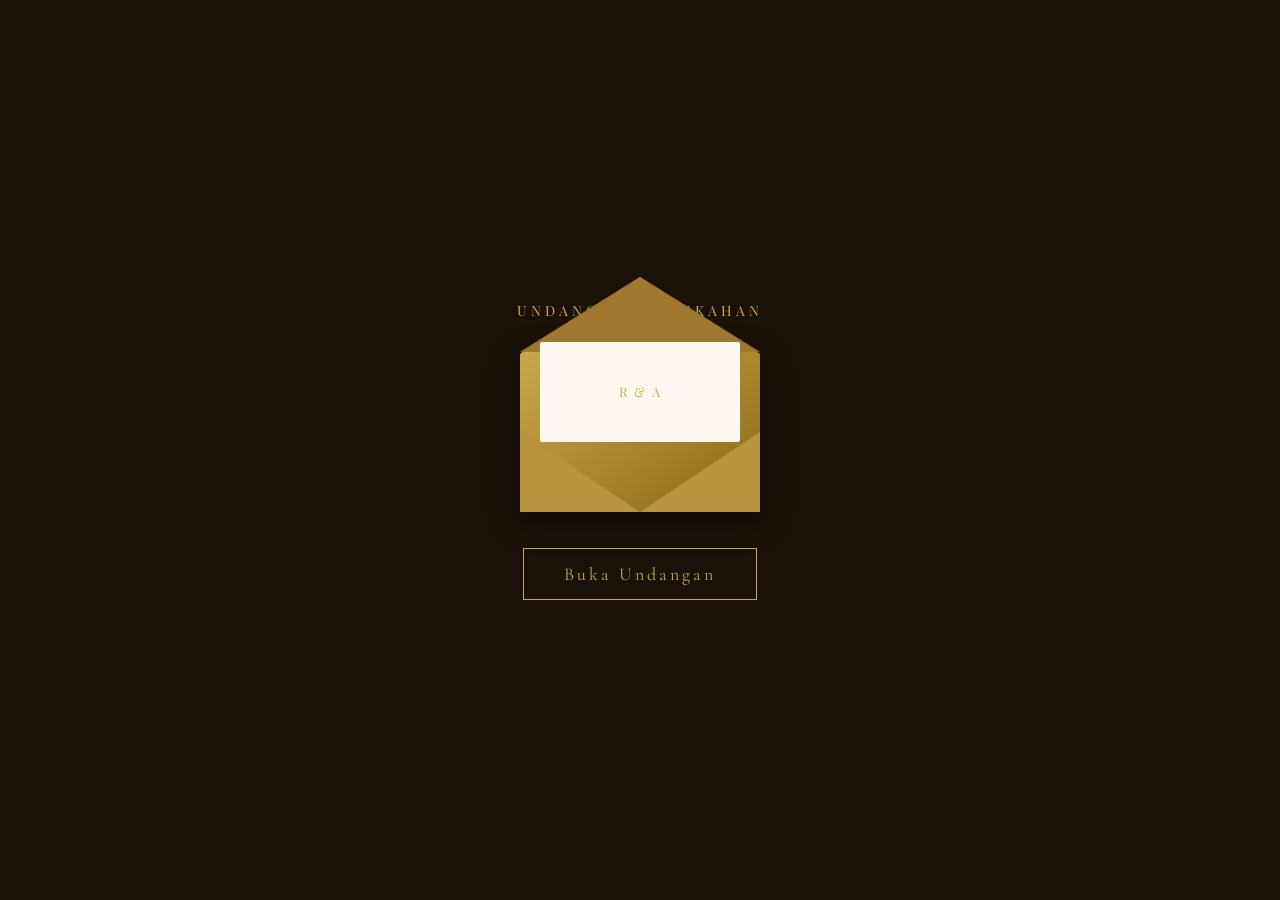
<file: template-pernikahan.html>
<!DOCTYPE html>
<html lang="id">
<head>
<meta charset="UTF-8">
<meta name="viewport" content="width=device-width, initial-scale=1.0">
<title>Undangan Pernikahan - Rizky & Annisa</title>
<link rel="preconnect" href="https://fonts.googleapis.com">
<link rel="preconnect" href="https://fonts.gstatic.com" crossorigin>
<link href="https://fonts.googleapis.com/css2?family=Playfair+Display:ital,wght@0,400;0,600;0,700;1,400;1,600&family=Cormorant+Garamond:ital,wght@0,300;0,400;0,500;1,300;1,400&display=swap" rel="stylesheet">
<style>
  :root {
    --primary: #c9a84c;
    --secondary: #fff8f0;
    --accent: #8b6914;
    --dark: #1a1209;
    --gold-light: #e8d08a;
    --gold-dim: #a07830;
    --max-w: 480px;
  }

  *, *::before, *::after { box-sizing: border-box; margin: 0; padding: 0; }

  html { scroll-behavior: smooth; }

  body {
    background-color: #f5efe6;
    background-image:
      radial-gradient(ellipse at 10% 20%, rgba(201,168,76,0.07) 0%, transparent 50%),
      radial-gradient(ellipse at 90% 80%, rgba(201,168,76,0.07) 0%, transparent 50%),
      url("data:image/svg+xml,%3Csvg xmlns='http://www.w3.org/2000/svg' width='200' height='200'%3E%3Cg fill='none' stroke='%23c9a84c' stroke-width='0.4' opacity='0.18'%3E%3Cellipse cx='100' cy='100' rx='60' ry='30'/%3E%3Cellipse cx='100' cy='100' rx='30' ry='60'/%3E%3Ccircle cx='100' cy='40' r='8'/%3E%3Ccircle cx='100' cy='160' r='8'/%3E%3Ccircle cx='40' cy='100' r='8'/%3E%3Ccircle cx='160' cy='100' r='8'/%3E%3Cpath d='M100 20 Q115 35 100 50 Q85 35 100 20'/%3E%3Cpath d='M100 150 Q115 165 100 180 Q85 165 100 150'/%3E%3Cpath d='M20 100 Q35 115 50 100 Q35 85 20 100'/%3E%3Cpath d='M150 100 Q165 115 180 100 Q165 85 150 100'/%3E%3C/g%3E%3C/svg%3E");
    font-family: 'Cormorant Garamond', serif;
    color: var(--dark);
    min-height: 100vh;
    overflow-x: hidden;
  }

  .wrapper {
    max-width: var(--max-w);
    margin: 0 auto;
    position: relative;
    background: var(--secondary);
    box-shadow: 0 0 60px rgba(139,105,20,0.18);
    overflow: hidden;
  }

  /* ========== OPENING ENVELOPE ANIMATION ========== */
  #opening-overlay {
    position: fixed;
    inset: 0;
    z-index: 9999;
    display: flex;
    align-items: center;
    justify-content: center;
    background: #1a1209;
    flex-direction: column;
    transition: opacity 0.8s ease;
  }
  #opening-overlay.hidden {
    opacity: 0;
    pointer-events: none;
  }
  .envelope-wrap {
    position: relative;
    width: 240px;
    height: 160px;
    animation: envelopePulse 1.5s ease-in-out infinite alternate;
  }
  @keyframes envelopePulse {
    from { transform: scale(1); }
    to   { transform: scale(1.04); }
  }
  .envelope-body {
    width: 240px;
    height: 160px;
    background: linear-gradient(145deg, #c9a84c, #8b6914);
    border-radius: 4px;
    position: relative;
    box-shadow: 0 8px 30px rgba(0,0,0,0.5);
  }
  .envelope-flap {
    position: absolute;
    top: 0; left: 0;
    width: 0; height: 0;
    border-left: 120px solid transparent;
    border-right: 120px solid transparent;
    border-top: 80px solid #a07830;
    transform-origin: top center;
    animation: flapOpen 1s ease 1s forwards;
  }
  @keyframes flapOpen {
    0%   { transform: rotateX(0deg); }
    100% { transform: rotateX(-160deg); }
  }
  .envelope-bottom-left {
    position: absolute;
    bottom: 0; left: 0;
    width: 0; height: 0;
    border-bottom: 80px solid #b8943e;
    border-right: 120px solid transparent;
  }
  .envelope-bottom-right {
    position: absolute;
    bottom: 0; right: 0;
    width: 0; height: 0;
    border-bottom: 80px solid #b8943e;
    border-left: 120px solid transparent;
  }
  .envelope-letter {
    position: absolute;
    left: 20px; right: 20px;
    bottom: 10px;
    height: 0;
    background: var(--secondary);
    border-radius: 2px;
    display: flex;
    align-items: center;
    justify-content: center;
    overflow: hidden;
    animation: letterRise 0.8s ease 1.8s forwards;
  }
  @keyframes letterRise {
    0%   { height: 0; bottom: 10px; }
    100% { height: 100px; bottom: 70px; }
  }
  .envelope-letter span {
    font-family: 'Playfair Display', serif;
    color: var(--primary);
    font-size: 13px;
    letter-spacing: 2px;
    opacity: 0;
    animation: letterTextShow 0.5s ease 2.3s forwards;
  }
  @keyframes letterTextShow {
    to { opacity: 1; }
  }
  .open-btn {
    margin-top: 36px;
    padding: 14px 40px;
    background: transparent;
    border: 1.5px solid var(--primary);
    color: var(--primary);
    font-family: 'Cormorant Garamond', serif;
    font-size: 18px;
    letter-spacing: 3px;
    cursor: pointer;
    opacity: 0;
    animation: btnAppear 0.6s ease 2.6s forwards;
    transition: background 0.3s, color 0.3s;
  }
  .open-btn:hover { background: var(--primary); color: var(--dark); }
  @keyframes btnAppear { to { opacity: 1; } }
  .overlay-title {
    font-family: 'Playfair Display', serif;
    color: var(--primary);
    font-size: 14px;
    letter-spacing: 4px;
    text-transform: uppercase;
    margin-bottom: 32px;
    opacity: 0;
    animation: btnAppear 0.6s ease 0.3s forwards;
  }

  /* ========== GLOBAL SECTION STYLES ========== */
  section {
    padding: 60px 28px;
    position: relative;
  }
  section:nth-child(even) { background: rgba(201,168,76,0.04); }

  .section-title {
    font-family: 'Playfair Display', serif;
    font-size: 26px;
    color: var(--accent);
    text-align: center;
    margin-bottom: 8px;
    font-style: italic;
  }
  .section-subtitle {
    font-family: 'Cormorant Garamond', serif;
    font-size: 14px;
    color: var(--primary);
    text-align: center;
    letter-spacing: 3px;
    text-transform: uppercase;
    margin-bottom: 40px;
  }
  .gold-divider {
    display: flex;
    align-items: center;
    justify-content: center;
    gap: 12px;
    margin: 20px 0;
  }
  .gold-divider::before, .gold-divider::after {
    content: '';
    flex: 1;
    height: 1px;
    background: linear-gradient(90deg, transparent, var(--primary));
  }
  .gold-divider::after {
    background: linear-gradient(90deg, var(--primary), transparent);
  }
  .gold-divider span { color: var(--primary); font-size: 18px; }

  /* ========== SCROLL ANIMATIONS ========== */
  .fade-in { opacity: 0; transform: translateY(30px); transition: opacity 0.8s ease, transform 0.8s ease; }
  .fade-in.visible { opacity: 1; transform: translateY(0); }
  .slide-left { opacity: 0; transform: translateX(-40px); transition: opacity 0.8s ease, transform 0.8s ease; }
  .slide-left.visible { opacity: 1; transform: translateX(0); }
  .slide-right { opacity: 0; transform: translateX(40px); transition: opacity 0.8s ease, transform 0.8s ease; }
  .slide-right.visible { opacity: 1; transform: translateX(0); }

  /* ========== HERO / COVER ========== */
  #hero {
    min-height: 100vh;
    display: flex;
    flex-direction: column;
    align-items: center;
    justify-content: center;
    text-align: center;
    padding: 40px 28px;
    position: relative;
    background: linear-gradient(180deg, #1a1209 0%, #2d1f08 40%, #1a1209 100%);
    overflow: hidden;
  }
  /* Floral corner decorations */
  #hero::before, #hero::after {
    content: '';
    position: absolute;
    width: 200px;
    height: 200px;
    background-image: url("data:image/svg+xml,%3Csvg xmlns='http://www.w3.org/2000/svg' viewBox='0 0 200 200'%3E%3Cg fill='none' stroke='%23c9a84c' stroke-width='1' opacity='0.5'%3E%3Cpath d='M10 10 Q50 10 50 50 Q50 10 90 10'/%3E%3Cpath d='M10 10 Q10 50 50 50 Q10 50 10 90'/%3E%3Cpath d='M50 50 Q70 30 90 10'/%3E%3Cpath d='M50 50 Q30 70 10 90'/%3E%3Cellipse cx='50' cy='50' rx='15' ry='8' transform='rotate(45 50 50)'/%3E%3Ccircle cx='30' cy='30' r='4' fill='%23c9a84c'/%3E%3Ccircle cx='70' cy='15' r='3' fill='%23c9a84c'/%3E%3Ccircle cx='15' cy='70' r='3' fill='%23c9a84c'/%3E%3Cpath d='M20 50 Q35 40 50 50 Q35 60 20 50' fill='%23c9a84c' opacity='0.3'/%3E%3Cpath d='M50 20 Q60 35 50 50 Q40 35 50 20' fill='%23c9a84c' opacity='0.3'/%3E%3C/g%3E%3C/svg%3E");
    background-size: contain;
    background-repeat: no-repeat;
    pointer-events: none;
  }
  #hero::before { top: 0; left: 0; }
  #hero::after  { bottom: 0; right: 0; transform: rotate(180deg); }

  .hero-frame {
    border: 1px solid rgba(201,168,76,0.4);
    padding: 40px 24px;
    width: 100%;
    max-width: 380px;
    position: relative;
  }
  .hero-frame::before, .hero-frame::after {
    content: '';
    position: absolute;
    width: 30px; height: 30px;
    border-color: var(--primary);
    border-style: solid;
  }
  .hero-frame::before { top: -2px; left: -2px; border-width: 2px 0 0 2px; }
  .hero-frame::after  { bottom: -2px; right: -2px; border-width: 0 2px 2px 0; }

  .hero-bismillah {
    font-family: 'Playfair Display', serif;
    font-size: 15px;
    color: var(--gold-light);
    letter-spacing: 2px;
    margin-bottom: 24px;
    animation: fadeDown 1.2s ease 0.2s both;
  }
  .hero-mengundang {
    font-family: 'Cormorant Garamond', serif;
    font-size: 14px;
    color: var(--primary);
    letter-spacing: 5px;
    text-transform: uppercase;
    margin-bottom: 16px;
    animation: fadeDown 1.2s ease 0.4s both;
  }
  .hero-divider {
    width: 60px;
    height: 1px;
    background: var(--primary);
    margin: 12px auto;
  }
  .hero-names {
    animation: fadeDown 1.2s ease 0.6s both;
    margin: 12px 0;
  }
  .hero-groom {
    font-family: 'Playfair Display', serif;
    font-size: 36px;
    color: #fff;
    font-style: italic;
    line-height: 1.1;
  }
  .hero-and {
    font-family: 'Cormorant Garamond', serif;
    font-size: 22px;
    color: var(--primary);
    display: block;
    margin: 8px 0;
  }
  .hero-bride {
    font-family: 'Playfair Display', serif;
    font-size: 36px;
    color: #fff;
    font-style: italic;
    line-height: 1.1;
  }
  .hero-kepada {
    margin-top: 28px;
    animation: fadeDown 1.2s ease 0.8s both;
  }
  .hero-kepada p {
    font-family: 'Cormorant Garamond', serif;
    font-size: 13px;
    color: var(--primary);
    letter-spacing: 3px;
    text-transform: uppercase;
    margin-bottom: 6px;
  }
  .hero-kepada strong {
    font-family: 'Playfair Display', serif;
    font-size: 20px;
    color: var(--gold-light);
    font-style: italic;
    display: block;
  }

  @keyframes fadeDown {
    from { opacity: 0; transform: translateY(-20px); }
    to   { opacity: 1; transform: translateY(0); }
  }

  .scroll-arrow {
    margin-top: 40px;
    animation: bounce 2s ease infinite;
    cursor: pointer;
  }
  .scroll-arrow span { color: var(--primary); font-size: 28px; display: block; line-height: 1; }
  @keyframes bounce {
    0%, 100% { transform: translateY(0); }
    50%       { transform: translateY(10px); }
  }

  /* ========== COUPLE SECTION ========== */
  #couple { text-align: center; }
  .couple-grid {
    display: grid;
    grid-template-columns: 1fr auto 1fr;
    align-items: center;
    gap: 16px;
    margin-top: 32px;
  }
  .person-card {
    display: flex;
    flex-direction: column;
    align-items: center;
    gap: 10px;
  }
  .person-avatar {
    width: 90px; height: 90px;
    border-radius: 50%;
    border: 2px solid var(--primary);
    background: linear-gradient(135deg, #e8d08a, #c9a84c);
    display: flex;
    align-items: center;
    justify-content: center;
    font-size: 36px;
    box-shadow: 0 0 0 4px rgba(201,168,76,0.15);
  }
  .person-name {
    font-family: 'Playfair Display', serif;
    font-size: 17px;
    color: var(--accent);
    font-style: italic;
  }
  .person-role {
    font-size: 11px;
    color: var(--primary);
    letter-spacing: 2px;
    text-transform: uppercase;
  }
  .person-parents {
    font-size: 13px;
    color: #6b5c3e;
    line-height: 1.5;
    margin-top: 4px;
  }
  .couple-and {
    font-family: 'Playfair Display', serif;
    font-size: 32px;
    color: var(--primary);
    font-style: italic;
    line-height: 1;
  }

  /* ========== EVENT DETAILS ========== */
  #event { text-align: center; }
  .event-card {
    border: 1px solid rgba(201,168,76,0.3);
    border-radius: 4px;
    padding: 28px 20px;
    margin-bottom: 20px;
    background: rgba(255,255,255,0.6);
    position: relative;
    overflow: hidden;
  }
  .event-card::before {
    content: '';
    position: absolute;
    top: 0; left: 0; right: 0;
    height: 3px;
    background: linear-gradient(90deg, transparent, var(--primary), transparent);
  }
  .event-type {
    font-family: 'Playfair Display', serif;
    font-size: 20px;
    color: var(--accent);
    font-style: italic;
    margin-bottom: 12px;
  }
  .event-icon { font-size: 28px; margin-bottom: 10px; display: block; }
  .event-info p {
    font-size: 15px;
    color: var(--dark);
    line-height: 1.8;
  }
  .event-info strong { color: var(--accent); }
  .map-btn {
    display: inline-flex;
    align-items: center;
    gap: 8px;
    margin-top: 16px;
    padding: 10px 24px;
    border: 1.5px solid var(--primary);
    color: var(--accent);
    text-decoration: none;
    font-family: 'Cormorant Garamond', serif;
    font-size: 14px;
    letter-spacing: 2px;
    transition: background 0.3s, color 0.3s;
    border-radius: 2px;
    cursor: pointer;
    background: transparent;
  }
  .map-btn:hover { background: var(--primary); color: var(--dark); }

  /* ========== COUNTDOWN ========== */
  #countdown { text-align: center; background: linear-gradient(180deg, rgba(201,168,76,0.06), transparent); }
  .countdown-grid {
    display: grid;
    grid-template-columns: repeat(4, 1fr);
    gap: 10px;
    margin-top: 32px;
  }
  .count-box {
    border: 1.5px solid var(--primary);
    padding: 16px 8px;
    background: rgba(255,255,255,0.7);
    position: relative;
  }
  .count-box::before, .count-box::after {
    content: '';
    position: absolute;
    width: 6px; height: 6px;
    background: var(--primary);
  }
  .count-box::before { top: -3px; left: -3px; }
  .count-box::after  { bottom: -3px; right: -3px; }
  .count-num {
    font-family: 'Playfair Display', serif;
    font-size: 32px;
    color: var(--accent);
    display: block;
    line-height: 1;
  }
  .count-label {
    font-size: 10px;
    color: var(--primary);
    letter-spacing: 2px;
    text-transform: uppercase;
    display: block;
    margin-top: 6px;
  }
  .countdown-done {
    font-family: 'Playfair Display', serif;
    font-size: 20px;
    color: var(--accent);
    font-style: italic;
    text-align: center;
    padding: 20px;
  }

  /* ========== GALLERY ========== */
  #gallery { text-align: center; }
  .gallery-grid {
    display: grid;
    grid-template-columns: repeat(3, 1fr);
    gap: 8px;
    margin-top: 32px;
  }
  .gallery-item {
    aspect-ratio: 3/4;
    cursor: pointer;
    position: relative;
    overflow: hidden;
    border: 1px solid rgba(201,168,76,0.3);
  }
  .gallery-item:nth-child(1) { background: linear-gradient(135deg, #e8d08a, #c9a84c); }
  .gallery-item:nth-child(2) { background: linear-gradient(135deg, #c9a84c, #8b6914); }
  .gallery-item:nth-child(3) { background: linear-gradient(135deg, #d4b86a, #a07830); }
  .gallery-item:nth-child(4) { background: linear-gradient(135deg, #8b6914, #c9a84c); }
  .gallery-item:nth-child(5) { background: linear-gradient(135deg, #a07830, #e8d08a); }
  .gallery-item:nth-child(6) { background: linear-gradient(135deg, #c9a84c, #d4b86a); }
  .gallery-item-inner {
    position: absolute;
    inset: 0;
    display: flex;
    flex-direction: column;
    align-items: center;
    justify-content: center;
    transition: transform 0.3s ease;
  }
  .gallery-item:hover .gallery-item-inner { transform: scale(1.05); }
  .gallery-frame {
    border: 2px solid rgba(255,255,255,0.6);
    padding: 10px;
    margin: 8px;
    text-align: center;
    width: calc(100% - 16px);
    height: calc(100% - 16px);
    display: flex;
    flex-direction: column;
    align-items: center;
    justify-content: center;
  }
  .gallery-frame span { font-size: 28px; display: block; margin-bottom: 8px; }
  .gallery-frame p {
    font-family: 'Cormorant Garamond', serif;
    font-size: 11px;
    color: rgba(255,255,255,0.9);
    letter-spacing: 1px;
  }
  .gallery-item-num {
    font-family: 'Playfair Display', serif;
    font-size: 22px;
    color: rgba(255,255,255,0.7);
    font-style: italic;
  }

  /* Lightbox */
  #lightbox {
    position: fixed;
    inset: 0;
    z-index: 8888;
    background: rgba(26,18,9,0.95);
    display: flex;
    align-items: center;
    justify-content: center;
    opacity: 0;
    pointer-events: none;
    transition: opacity 0.3s ease;
    flex-direction: column;
    gap: 16px;
  }
  #lightbox.active { opacity: 1; pointer-events: all; }
  .lightbox-content {
    max-width: 360px;
    width: 90%;
    border: 1px solid var(--primary);
    padding: 20px;
    text-align: center;
  }
  .lightbox-placeholder {
    width: 100%;
    aspect-ratio: 3/4;
    display: flex;
    align-items: center;
    justify-content: center;
    flex-direction: column;
    font-family: 'Playfair Display', serif;
    font-size: 18px;
    color: var(--primary);
    font-style: italic;
    gap: 10px;
  }
  .lightbox-close {
    color: var(--primary);
    font-size: 14px;
    letter-spacing: 3px;
    cursor: pointer;
    border: 1px solid var(--primary);
    padding: 10px 30px;
    background: transparent;
    font-family: 'Cormorant Garamond', serif;
    transition: background 0.3s, color 0.3s;
  }
  .lightbox-close:hover { background: var(--primary); color: var(--dark); }
  .lightbox-caption {
    color: var(--gold-light);
    font-family: 'Cormorant Garamond', serif;
    font-size: 14px;
    letter-spacing: 1px;
  }

  /* ========== TIMELINE ========== */
  #timeline { text-align: center; }
  .timeline {
    position: relative;
    padding: 20px 0;
    margin-top: 32px;
  }
  .timeline::before {
    content: '';
    position: absolute;
    left: 50%;
    top: 0; bottom: 0;
    width: 1px;
    background: linear-gradient(180deg, transparent, var(--primary), transparent);
    transform: translateX(-50%);
  }
  .timeline-item {
    display: flex;
    align-items: flex-start;
    margin-bottom: 40px;
    position: relative;
  }
  .timeline-item:nth-child(odd) { flex-direction: row; }
  .timeline-item:nth-child(even) { flex-direction: row-reverse; }
  .timeline-dot {
    position: absolute;
    left: 50%;
    top: 14px;
    transform: translate(-50%, -50%);
    width: 14px; height: 14px;
    background: var(--primary);
    border-radius: 50%;
    box-shadow: 0 0 0 4px rgba(201,168,76,0.2);
    z-index: 1;
    flex-shrink: 0;
  }
  .timeline-content {
    width: 45%;
    padding: 16px;
    background: rgba(255,255,255,0.7);
    border: 1px solid rgba(201,168,76,0.3);
    text-align: left;
  }
  .timeline-item:nth-child(even) .timeline-content { text-align: right; }
  .timeline-year {
    font-family: 'Playfair Display', serif;
    font-size: 22px;
    color: var(--primary);
    font-style: italic;
    display: block;
  }
  .timeline-title {
    font-family: 'Playfair Display', serif;
    font-size: 14px;
    color: var(--accent);
    margin: 4px 0;
  }
  .timeline-desc {
    font-size: 13px;
    color: #6b5c3e;
    line-height: 1.6;
  }

  /* ========== RSVP ========== */
  #rsvp { text-align: center; }
  .rsvp-form {
    background: rgba(255,255,255,0.7);
    border: 1px solid rgba(201,168,76,0.3);
    padding: 28px 20px;
    margin-top: 32px;
    text-align: left;
  }
  .form-group { margin-bottom: 20px; }
  .form-group label {
    display: block;
    font-size: 12px;
    color: var(--accent);
    letter-spacing: 2px;
    text-transform: uppercase;
    margin-bottom: 8px;
  }
  .form-group input[type="text"],
  .form-group input[type="number"],
  .form-group textarea {
    width: 100%;
    padding: 12px 14px;
    border: 1px solid rgba(201,168,76,0.4);
    background: rgba(255,255,255,0.8);
    font-family: 'Cormorant Garamond', serif;
    font-size: 15px;
    color: var(--dark);
    outline: none;
    transition: border-color 0.3s;
    border-radius: 2px;
  }
  .form-group input:focus,
  .form-group textarea:focus { border-color: var(--primary); }
  .form-group textarea { resize: vertical; min-height: 90px; }
  .radio-group { display: flex; gap: 20px; margin-top: 4px; }
  .radio-label {
    display: flex;
    align-items: center;
    gap: 8px;
    cursor: pointer;
    font-size: 15px;
    color: var(--dark);
  }
  .radio-label input[type="radio"] { accent-color: var(--primary); width: 16px; height: 16px; }
  .submit-btn {
    width: 100%;
    padding: 14px;
    background: linear-gradient(135deg, var(--primary), var(--accent));
    color: #fff;
    border: none;
    font-family: 'Playfair Display', serif;
    font-size: 16px;
    letter-spacing: 3px;
    cursor: pointer;
    transition: opacity 0.3s;
    border-radius: 2px;
    min-height: 48px;
  }
  .submit-btn:hover { opacity: 0.85; }
  .rsvp-success {
    display: none;
    text-align: center;
    padding: 24px;
  }
  .rsvp-success .success-icon { font-size: 48px; display: block; margin-bottom: 16px; }
  .rsvp-success h3 {
    font-family: 'Playfair Display', serif;
    font-size: 22px;
    color: var(--accent);
    font-style: italic;
    margin-bottom: 8px;
  }
  .rsvp-success p { font-size: 15px; color: #6b5c3e; }
  .form-error {
    font-size: 12px;
    color: #c0392b;
    margin-top: 4px;
    display: none;
  }

  /* ========== MUSIC PLAYER ========== */
  #music-btn {
    position: fixed;
    bottom: 24px;
    right: 24px;
    z-index: 999;
    width: 56px;
    height: 56px;
    background: linear-gradient(135deg, var(--primary), var(--accent));
    border-radius: 50%;
    border: none;
    cursor: pointer;
    display: flex;
    flex-direction: column;
    align-items: center;
    justify-content: center;
    box-shadow: 0 4px 16px rgba(139,105,20,0.4);
    transition: transform 0.3s;
    gap: 2px;
  }
  #music-btn:hover { transform: scale(1.08); }
  #music-btn .music-icon { font-size: 20px; color: #fff; line-height: 1; }
  #music-btn .music-label { font-size: 8px; color: rgba(255,255,255,0.9); letter-spacing: 1px; }
  #music-btn.playing .music-icon { animation: musicPulse 1s ease infinite alternate; }
  @keyframes musicPulse { from { transform: scale(1); } to { transform: scale(1.2); } }

  /* ========== SHARE SECTION ========== */
  #share { text-align: center; }
  .share-url-hint {
    background: rgba(201,168,76,0.1);
    border: 1px dashed rgba(201,168,76,0.4);
    padding: 14px 16px;
    margin: 20px 0;
    font-size: 13px;
    color: var(--accent);
    word-break: break-all;
    text-align: left;
    border-radius: 2px;
  }
  .share-url-hint span { display: block; font-size: 11px; color: var(--primary); letter-spacing: 2px; margin-bottom: 6px; text-transform: uppercase; }
  .share-buttons { display: flex; gap: 12px; flex-wrap: wrap; justify-content: center; margin-top: 20px; }
  .share-btn {
    display: inline-flex;
    align-items: center;
    gap: 8px;
    padding: 14px 24px;
    border: 1.5px solid var(--primary);
    background: transparent;
    color: var(--accent);
    font-family: 'Cormorant Garamond', serif;
    font-size: 15px;
    letter-spacing: 2px;
    cursor: pointer;
    transition: background 0.3s, color 0.3s;
    border-radius: 2px;
    min-height: 48px;
    text-decoration: none;
  }
  .share-btn:hover { background: var(--primary); color: var(--dark); }
  .share-btn.wa { border-color: #25d366; color: #25d366; }
  .share-btn.wa:hover { background: #25d366; color: #fff; }
  #copy-feedback {
    font-size: 12px;
    color: var(--primary);
    letter-spacing: 2px;
    margin-top: 10px;
    height: 20px;
    transition: opacity 0.3s;
  }

  /* ========== FOOTER ========== */
  footer {
    background: var(--dark);
    text-align: center;
    padding: 32px 28px;
  }
  footer p {
    color: rgba(201,168,76,0.7);
    font-size: 14px;
    letter-spacing: 1px;
    line-height: 1.8;
  }
  footer a {
    color: var(--primary);
    text-decoration: none;
    border-bottom: 1px solid rgba(201,168,76,0.3);
  }
  footer a:hover { border-color: var(--primary); }
  .footer-ornament {
    font-size: 20px;
    color: var(--primary);
    margin-bottom: 12px;
    display: block;
    letter-spacing: 8px;
  }
</style>
</head>
<body>

<!-- OPENING OVERLAY -->
<div id="opening-overlay">
  <p class="overlay-title">Undangan Pernikahan</p>
  <div class="envelope-wrap">
    <div class="envelope-body">
      <div class="envelope-flap"></div>
      <div class="envelope-bottom-left"></div>
      <div class="envelope-bottom-right"></div>
      <div class="envelope-letter">
        <span>R &amp; A</span>
      </div>
    </div>
  </div>
  <button class="open-btn" id="open-invitation-btn">Buka Undangan</button>
</div>

<div class="wrapper" id="main-content" style="display:none;">

  <!-- HERO -->
  <section id="hero">
    <div class="hero-frame">
      <div class="hero-bismillah">&#x62F;&#x62A;&#x633;&#x628;&#x648;&#x644;&#x644;&#x627;&#x647; &#x627;&#x644;&#x631;&#x62D;&#x645;&#x646; &#x627;&#x644;&#x631;&#x62D;&#x64A;&#x645;</div>
      <div class="hero-divider"></div>
      <div class="hero-mengundang">Mengundang Kehadiran</div>
      <div class="hero-names">
        <div class="hero-groom">Rizky</div>
        <span class="hero-and">&amp;</span>
        <div class="hero-bride">Annisa</div>
      </div>
      <div class="hero-divider"></div>
      <div class="hero-kepada">
        <p>Kepada Yth.</p>
        <strong id="guest-name-display">Tamu Undangan</strong>
      </div>
    </div>
    <div class="scroll-arrow" onclick="document.getElementById('couple').scrollIntoView({behavior:'smooth'})">
      <span>&#8964;</span>
    </div>
  </section>

  <!-- COUPLE -->
  <section id="couple">
    <div class="fade-in">
      <h2 class="section-title">Mempelai</h2>
      <p class="section-subtitle">Dua Insan yang Bersatu</p>
    </div>
    <div class="couple-grid fade-in">
      <div class="person-card slide-left">
        <div class="person-avatar">&#x1F467;</div>
        <div class="person-role">Mempelai Pria</div>
        <div class="person-name">Rizky Firmansyah Putra</div>
        <div class="person-parents">Putra dari<br><strong>Bpk. Ahmad Firmansyah</strong><br>&amp; <strong>Ibu Siti Rahayu</strong></div>
      </div>
      <div class="couple-and">&#x26;#xA0;</div>
      <div class="person-card slide-right">
        <div class="person-avatar">&#x1F466;</div>
        <div class="person-role">Mempelai Wanita</div>
        <div class="person-name">Annisa Maharani Putri</div>
        <div class="person-parents">Putri dari<br><strong>Bpk. Hendra Kusuma</strong><br>&amp; <strong>Ibu Dewi Lestari</strong></div>
      </div>
    </div>
    <div class="gold-divider fade-in"><span>&#x1F48D;</span></div>
    <p class="fade-in" style="text-align:center;font-size:15px;color:#6b5c3e;line-height:1.8;font-style:italic;">"Dan di antara tanda-tanda kekuasaan-Nya ialah Dia menciptakan untukmu<br>pasangan hidup dari jenismu sendiri."<br><small style="font-style:normal;font-size:12px;letter-spacing:2px;color:var(--primary);">QS. Ar-Rum: 21</small></p>
  </section>

  <!-- EVENT DETAILS -->
  <section id="event">
    <div class="fade-in">
      <h2 class="section-title">Rangkaian Acara</h2>
      <p class="section-subtitle">Waktu & Tempat</p>
    </div>
    <div class="event-card fade-in">
      <span class="event-icon">&#x1F54C;</span>
      <div class="event-type">Akad Nikah</div>
      <div class="event-info">
        <p><strong>Sabtu, 15 Februari 2025</strong></p>
        <p>Pukul 08.00 WIB s/d selesai</p>
        <p><strong>Masjid Al-Hikmah</strong></p>
        <p>Jakarta Selatan</p>
      </div>
      <a class="map-btn" href="https://maps.google.com/?q=Masjid+Al-Hikmah+Jakarta" target="_blank" rel="noopener">
        &#x1F4CD; Buka Maps
      </a>
    </div>
    <div class="event-card fade-in">
      <span class="event-icon">&#x1F3E0;</span>
      <div class="event-type">Resepsi Pernikahan</div>
      <div class="event-info">
        <p><strong>Sabtu, 15 Februari 2025</strong></p>
        <p>Pukul 11.00 WIB s/d selesai</p>
        <p><strong>Gedung Serbaguna Harmoni</strong></p>
        <p>Jakarta Pusat</p>
      </div>
      <a class="map-btn" href="https://maps.google.com/?q=Gedung+Serbaguna+Harmoni+Jakarta" target="_blank" rel="noopener">
        &#x1F4CD; Buka Maps
      </a>
    </div>
  </section>

  <!-- COUNTDOWN -->
  <section id="countdown">
    <div class="fade-in">
      <h2 class="section-title">Hitung Mundur</h2>
      <p class="section-subtitle">Menuju Hari Bahagia</p>
    </div>
    <div id="countdown-display" class="countdown-grid fade-in">
      <div class="count-box"><span class="count-num" id="c-days">00</span><span class="count-label">Hari</span></div>
      <div class="count-box"><span class="count-num" id="c-hours">00</span><span class="count-label">Jam</span></div>
      <div class="count-box"><span class="count-num" id="c-minutes">00</span><span class="count-label">Menit</span></div>
      <div class="count-box"><span class="count-num" id="c-seconds">00</span><span class="count-label">Detik</span></div>
    </div>
    <div id="countdown-done" class="countdown-done" style="display:none;">
      &#x1F48D; Alhamdulillah, Hari Bahagia Telah Tiba &#x1F48D;
    </div>
  </section>

  <!-- GALLERY -->
  <section id="gallery">
    <div class="fade-in">
      <h2 class="section-title">Galeri</h2>
      <p class="section-subtitle">Momen Kebersamaan Kami</p>
    </div>
    <div class="gallery-grid fade-in">
      <div class="gallery-item" onclick="openLightbox(1,'Momen Pertama','Kenangan indah bersama')">
        <div class="gallery-item-inner">
          <div class="gallery-frame">
            <span>&#x1F338;</span>
            <div class="gallery-item-num">I</div>
            <p>Foto Bersama</p>
          </div>
        </div>
      </div>
      <div class="gallery-item" onclick="openLightbox(2,'Momen Berdua','Di saat yang istimewa')">
        <div class="gallery-item-inner">
          <div class="gallery-frame">
            <span>&#x1F339;</span>
            <div class="gallery-item-num">II</div>
            <p>Foto Berdua</p>
          </div>
        </div>
      </div>
      <div class="gallery-item" onclick="openLightbox(3,'Sesi Foto','Kenangan tak terlupakan')">
        <div class="gallery-item-inner">
          <div class="gallery-frame">
            <span>&#x1F33A;</span>
            <div class="gallery-item-num">III</div>
            <p>Sesi Foto</p>
          </div>
        </div>
      </div>
      <div class="gallery-item" onclick="openLightbox(4,'Momen Lamaran','Hari yang dinantikan')">
        <div class="gallery-item-inner">
          <div class="gallery-frame">
            <span>&#x1F48D;</span>
            <div class="gallery-item-num">IV</div>
            <p>Lamaran</p>
          </div>
        </div>
      </div>
      <div class="gallery-item" onclick="openLightbox(5,'Foto Keluarga','Bersama yang tersayang')">
        <div class="gallery-item-inner">
          <div class="gallery-frame">
            <span>&#x1F46A;</span>
            <div class="gallery-item-num">V</div>
            <p>Keluarga</p>
          </div>
        </div>
      </div>
      <div class="gallery-item" onclick="openLightbox(6,'Prewedding','Kenangan pra-pernikahan')">
        <div class="gallery-item-inner">
          <div class="gallery-frame">
            <span>&#x1F4F8;</span>
            <div class="gallery-item-num">VI</div>
            <p>Prewedding</p>
          </div>
        </div>
      </div>
    </div>
  </section>

  <!-- LIGHTBOX -->
  <div id="lightbox" role="dialog" aria-modal="true" aria-label="Galeri foto">
    <div class="lightbox-content">
      <div class="lightbox-placeholder" id="lightbox-body"></div>
    </div>
    <p class="lightbox-caption" id="lightbox-caption"></p>
    <button class="lightbox-close" onclick="closeLightbox()">TUTUP</button>
  </div>

  <!-- LOVE STORY TIMELINE -->
  <section id="timeline">
    <div class="fade-in">
      <h2 class="section-title">Kisah Cinta</h2>
      <p class="section-subtitle">Perjalanan Kami</p>
    </div>
    <div class="timeline">
      <div class="timeline-item fade-in">
        <div class="timeline-content slide-left">
          <span class="timeline-year">2020</span>
          <div class="timeline-title">Pertama Bertemu</div>
          <p class="timeline-desc">Pertemuan pertama yang tidak terduga, mengawali sebuah kisah yang indah dan penuh makna dalam kehidupan kami.</p>
        </div>
        <div class="timeline-dot"></div>
      </div>
      <div class="timeline-item fade-in">
        <div class="timeline-content slide-right">
          <span class="timeline-year">2022</span>
          <div class="timeline-title">Resmi Berpacaran</div>
          <p class="timeline-desc">Perasaan yang tumbuh perlahan akhirnya bersatu dalam ikatan yang lebih serius, menjadi sepasang kekasih.</p>
        </div>
        <div class="timeline-dot"></div>
      </div>
      <div class="timeline-item fade-in">
        <div class="timeline-content slide-left">
          <span class="timeline-year">2024</span>
          <div class="timeline-title">Lamaran</div>
          <p class="timeline-desc">Momen sakral paling berkesan — Rizky melamar Annisa dengan penuh cinta, disaksikan keluarga tercinta.</p>
        </div>
        <div class="timeline-dot"></div>
      </div>
    </div>
  </section>

  <!-- RSVP -->
  <section id="rsvp">
    <div class="fade-in">
      <h2 class="section-title">RSVP</h2>
      <p class="section-subtitle">Konfirmasi Kehadiran</p>
    </div>
    <div class="rsvp-form fade-in">
      <div id="rsvp-form-content">
        <form id="rsvp-form" novalidate>
          <div class="form-group">
            <label for="rsvp-nama">Nama Lengkap</label>
            <input type="text" id="rsvp-nama" name="nama" placeholder="Masukkan nama lengkap Anda" autocomplete="name">
            <div class="form-error" id="err-nama">Nama lengkap wajib diisi.</div>
          </div>
          <div class="form-group">
            <label for="rsvp-jumlah">Jumlah Tamu</label>
            <input type="number" id="rsvp-jumlah" name="jumlah_tamu" min="1" max="5" value="1" placeholder="Maks. 5 tamu">
            <div class="form-error" id="err-jumlah">Jumlah tamu minimal 1 dan maksimal 5.</div>
          </div>
          <div class="form-group">
            <label>Konfirmasi Kehadiran</label>
            <div class="radio-group">
              <label class="radio-label">
                <input type="radio" name="kehadiran" value="Hadir" checked> Hadir
              </label>
              <label class="radio-label">
                <input type="radio" name="kehadiran" value="Tidak Hadir"> Tidak Hadir
              </label>
            </div>
          </div>
          <div class="form-group">
            <label for="rsvp-pesan">Pesan &amp; Doa</label>
            <textarea id="rsvp-pesan" name="pesan" placeholder="Tulis pesan dan doa untuk mempelai..."></textarea>
          </div>
          <button type="submit" class="submit-btn">Kirim Konfirmasi</button>
        </form>
      </div>
      <div class="rsvp-success" id="rsvp-success">
        <span class="success-icon">&#x1F48C;</span>
        <h3>Terima Kasih!</h3>
        <p>Konfirmasi kehadiran Anda telah kami terima.<br>Kami sangat menantikan kehadiran Anda.</p>
      </div>
    </div>
  </section>

  <!-- SHARE -->
  <section id="share">
    <div class="fade-in">
      <h2 class="section-title">Bagikan</h2>
      <p class="section-subtitle">Sebarkan Undangan Ini</p>
    </div>
    <div class="fade-in">
      <div class="share-url-hint">
        <span>Format URL dengan nama tamu:</span>
        <span id="share-url-preview" style="color:var(--dark);word-break:break-all;"></span>
      </div>
      <div class="share-buttons">
        <button class="share-btn" onclick="copyLink()">
          &#x1F517; Salin Tautan
        </button>
        <a id="wa-share-btn" class="share-btn wa" href="#" target="_blank" rel="noopener">
          &#x1F4F1; WhatsApp
        </a>
      </div>
      <div id="copy-feedback"></div>
    </div>
  </section>

  <!-- FOOTER -->
  <footer>
    <span class="footer-ornament">&#x2726; &#x2726; &#x2726;</span>
    <p>Dibuat dengan &#x2764;&#xFE0F; oleh <a href="index.html">Sikobokan</a></p>
    <p style="margin-top:8px;font-size:12px;">&copy; 2026 Sikobokan Wedding Invitation</p>
  </footer>

</div><!-- end .wrapper -->

<!-- MUSIC -->
<audio id="bg-music" loop preload="none">
  <source src="https://www.soundhelix.com/examples/mp3/SoundHelix-Song-1.mp3" type="audio/mpeg">
</audio>
<button id="music-btn" aria-label="Toggle musik" title="Toggle Musik">
  <span class="music-icon">&#x266B;</span>
  <span class="music-label">MUSIK</span>
</button>

<script>
(function() {
  'use strict';

  /* ============================
     URL PARAMS
  ============================ */
  var params = new URLSearchParams(window.location.search);
  var tamuRaw = params.get('tamu') || '';
  var tamuName = tamuRaw.trim() ? decodeURIComponent(tamuRaw.trim()) : 'Tamu Undangan';
  document.getElementById('guest-name-display').textContent = tamuName;

  /* Share URL preview */
  var baseUrl = window.location.href.split('?')[0];
  var exampleUrl = baseUrl + '?tamu=Nama+Tamu';
  document.getElementById('share-url-preview').textContent = exampleUrl;

  /* WA share */
  var waMsg = 'Assalamu\'alaikum, kami mengundang kehadiran Anda di pernikahan Rizky & Annisa. Lihat undangan: ' + baseUrl;
  document.getElementById('wa-share-btn').href = 'https://wa.me/?text=' + encodeURIComponent(waMsg);

  /* ============================
     OPENING ENVELOPE
  ============================ */
  var overlay = document.getElementById('opening-overlay');
  var mainContent = document.getElementById('main-content');
  var openBtn = document.getElementById('open-invitation-btn');
  var interacted = false;

  function openInvitation() {
    overlay.classList.add('hidden');
    mainContent.style.display = 'block';
    setTimeout(function() { overlay.style.display = 'none'; }, 900);
    if (!interacted) {
      interacted = true;
      attemptAutoplay();
    }
    initObserver();
  }

  openBtn.addEventListener('click', openInvitation);

  /* ============================
     COUNTDOWN TIMER
  ============================ */
  var target = new Date('2027-02-15T08:00:00').getTime();

  function updateCountdown() {
    var now = Date.now();
    var diff = target - now;
    if (diff <= 0) {
      document.getElementById('countdown-display').style.display = 'none';
      document.getElementById('countdown-done').style.display = 'block';
      return;
    }
    var d = Math.floor(diff / 86400000);
    var h = Math.floor((diff % 86400000) / 3600000);
    var m = Math.floor((diff % 3600000) / 60000);
    var s = Math.floor((diff % 60000) / 1000);
    document.getElementById('c-days').textContent    = String(d).padStart(2, '0');
    document.getElementById('c-hours').textContent   = String(h).padStart(2, '0');
    document.getElementById('c-minutes').textContent = String(m).padStart(2, '0');
    document.getElementById('c-seconds').textContent = String(s).padStart(2, '0');
  }
  updateCountdown();
  setInterval(updateCountdown, 1000);

  /* ============================
     SCROLL OBSERVER
  ============================ */
  function initObserver() {
    var els = document.querySelectorAll('.fade-in, .slide-left, .slide-right');
    if (!window.IntersectionObserver) {
      els.forEach(function(el) { el.classList.add('visible'); });
      return;
    }
    var obs = new IntersectionObserver(function(entries) {
      entries.forEach(function(entry) {
        if (entry.isIntersecting) {
          entry.target.classList.add('visible');
          obs.unobserve(entry.target);
        }
      });
    }, { threshold: 0.15 });
    els.forEach(function(el) { obs.observe(el); });
  }

  /* ============================
     LIGHTBOX
  ============================ */
  var lightboxTitles = ['','Momen Pertama','Momen Berdua','Sesi Foto','Momen Lamaran','Foto Keluarga','Prewedding'];
  var lightboxEmojis = ['','&#x1F338;','&#x1F339;','&#x1F33A;','&#x1F48D;','&#x1F46A;','&#x1F4F8;'];

  window.openLightbox = function(idx, title, caption) {
    var lb = document.getElementById('lightbox');
    var body = document.getElementById('lightbox-body');
    var cap = document.getElementById('lightbox-caption');
    body.innerHTML = lightboxEmojis[idx] + '<span style="font-size:16px;color:var(--primary);letter-spacing:2px;">' + (title || lightboxTitles[idx]) + '</span>';
    cap.textContent = caption || '';
    lb.classList.add('active');
    document.body.style.overflow = 'hidden';
  };

  window.closeLightbox = function() {
    document.getElementById('lightbox').classList.remove('active');
    document.body.style.overflow = '';
  };

  document.getElementById('lightbox').addEventListener('click', function(e) {
    if (e.target === this) window.closeLightbox();
  });

  document.addEventListener('keydown', function(e) {
    if (e.key === 'Escape') window.closeLightbox();
  });

  /* ============================
     RSVP FORM
  ============================ */
  var form = document.getElementById('rsvp-form');
  var successDiv = document.getElementById('rsvp-success');

  form.addEventListener('submit', function(e) {
    e.preventDefault();
    var valid = true;

    var nama = document.getElementById('rsvp-nama').value.trim();
    var errNama = document.getElementById('err-nama');
    if (!nama) {
      errNama.style.display = 'block';
      valid = false;
    } else {
      errNama.style.display = 'none';
    }

    var jumlahEl = document.getElementById('rsvp-jumlah');
    var jumlah = parseInt(jumlahEl.value, 10);
    var errJumlah = document.getElementById('err-jumlah');
    if (!jumlah || jumlah < 1 || jumlah > 5) {
      errJumlah.style.display = 'block';
      valid = false;
    } else {
      errJumlah.style.display = 'none';
    }

    if (!valid) return;

    var kehadiran = (form.querySelector('input[name="kehadiran"]:checked') || {}).value || 'Hadir';
    var pesan = document.getElementById('rsvp-pesan').value.trim();

    var entry = {
      id: Date.now(),
      template: 'pernikahan',
      nama: nama,
      jumlah_tamu: jumlah,
      kehadiran: kehadiran,
      pesan: pesan,
      timestamp: new Date().toISOString()
    };

    try {
      var existing = JSON.parse(localStorage.getItem('undangan_rsvp_pernikahan') || '[]');
      existing.push(entry);
      localStorage.setItem('undangan_rsvp_pernikahan', JSON.stringify(existing));
    } catch (err) {
      /* localStorage unavailable — silent fail */
    }

    document.getElementById('rsvp-form-content').style.display = 'none';
    successDiv.style.display = 'block';
  });

  /* ============================
     MUSIC PLAYER
  ============================ */
  var audio = document.getElementById('bg-music');
  var musicBtn = document.getElementById('music-btn');
  var isPlaying = false;

  function attemptAutoplay() {
    audio.play().then(function() {
      isPlaying = true;
      musicBtn.classList.add('playing');
    }).catch(function() {
      isPlaying = false;
    });
  }

  musicBtn.addEventListener('click', function() {
    if (isPlaying) {
      audio.pause();
      isPlaying = false;
      musicBtn.classList.remove('playing');
    } else {
      audio.play().then(function() {
        isPlaying = true;
        musicBtn.classList.add('playing');
      });
    }
  });

  /* ============================
     SHARE / COPY LINK
  ============================ */
  window.copyLink = function() {
    var url = window.location.href;
    var feedback = document.getElementById('copy-feedback');
    if (navigator.clipboard && navigator.clipboard.writeText) {
      navigator.clipboard.writeText(url).then(function() {
        feedback.textContent = '&#x2714; Tautan berhasil disalin!';
        setTimeout(function() { feedback.textContent = ''; }, 3000);
      });
    } else {
      /* Fallback for older browsers */
      var ta = document.createElement('textarea');
      ta.value = url;
      ta.style.position = 'fixed';
      ta.style.opacity = '0';
      document.body.appendChild(ta);
      ta.select();
      try {
        document.execCommand('copy');
        feedback.textContent = '\u2714 Tautan berhasil disalin!';
      } catch (err) {
        feedback.textContent = 'Gagal menyalin. Salin manual: ' + url;
      }
      document.body.removeChild(ta);
      setTimeout(function() { feedback.textContent = ''; }, 3000);
    }
  };

  /* ============================
     AVATAR FIX: gender-correct emoji
  ============================ */
  var avatars = document.querySelectorAll('.person-avatar');
  if (avatars.length >= 2) {
    avatars[0].textContent = '\u{1F935}'; /* man in tuxedo */
    avatars[1].textContent = '\u{1F470}'; /* bride */
  }

})();
</script>
</body>
</html>
</file>
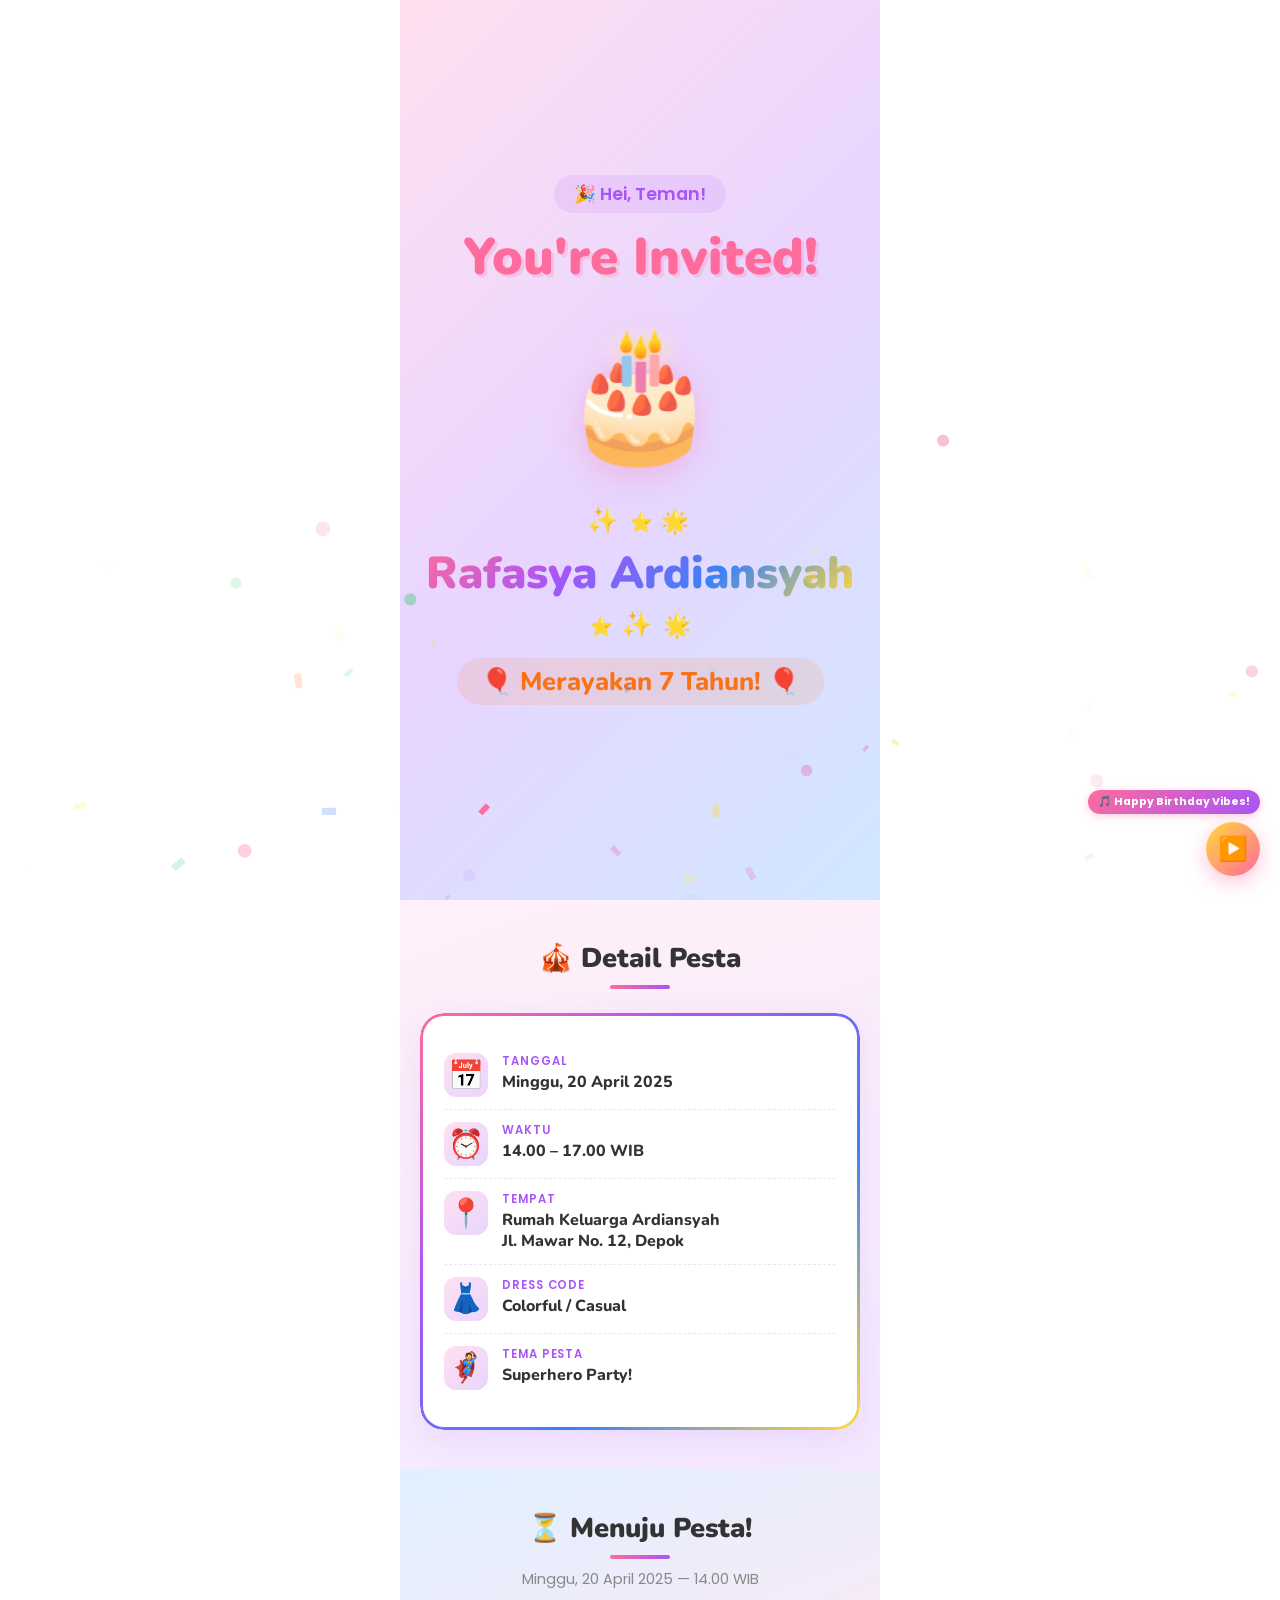
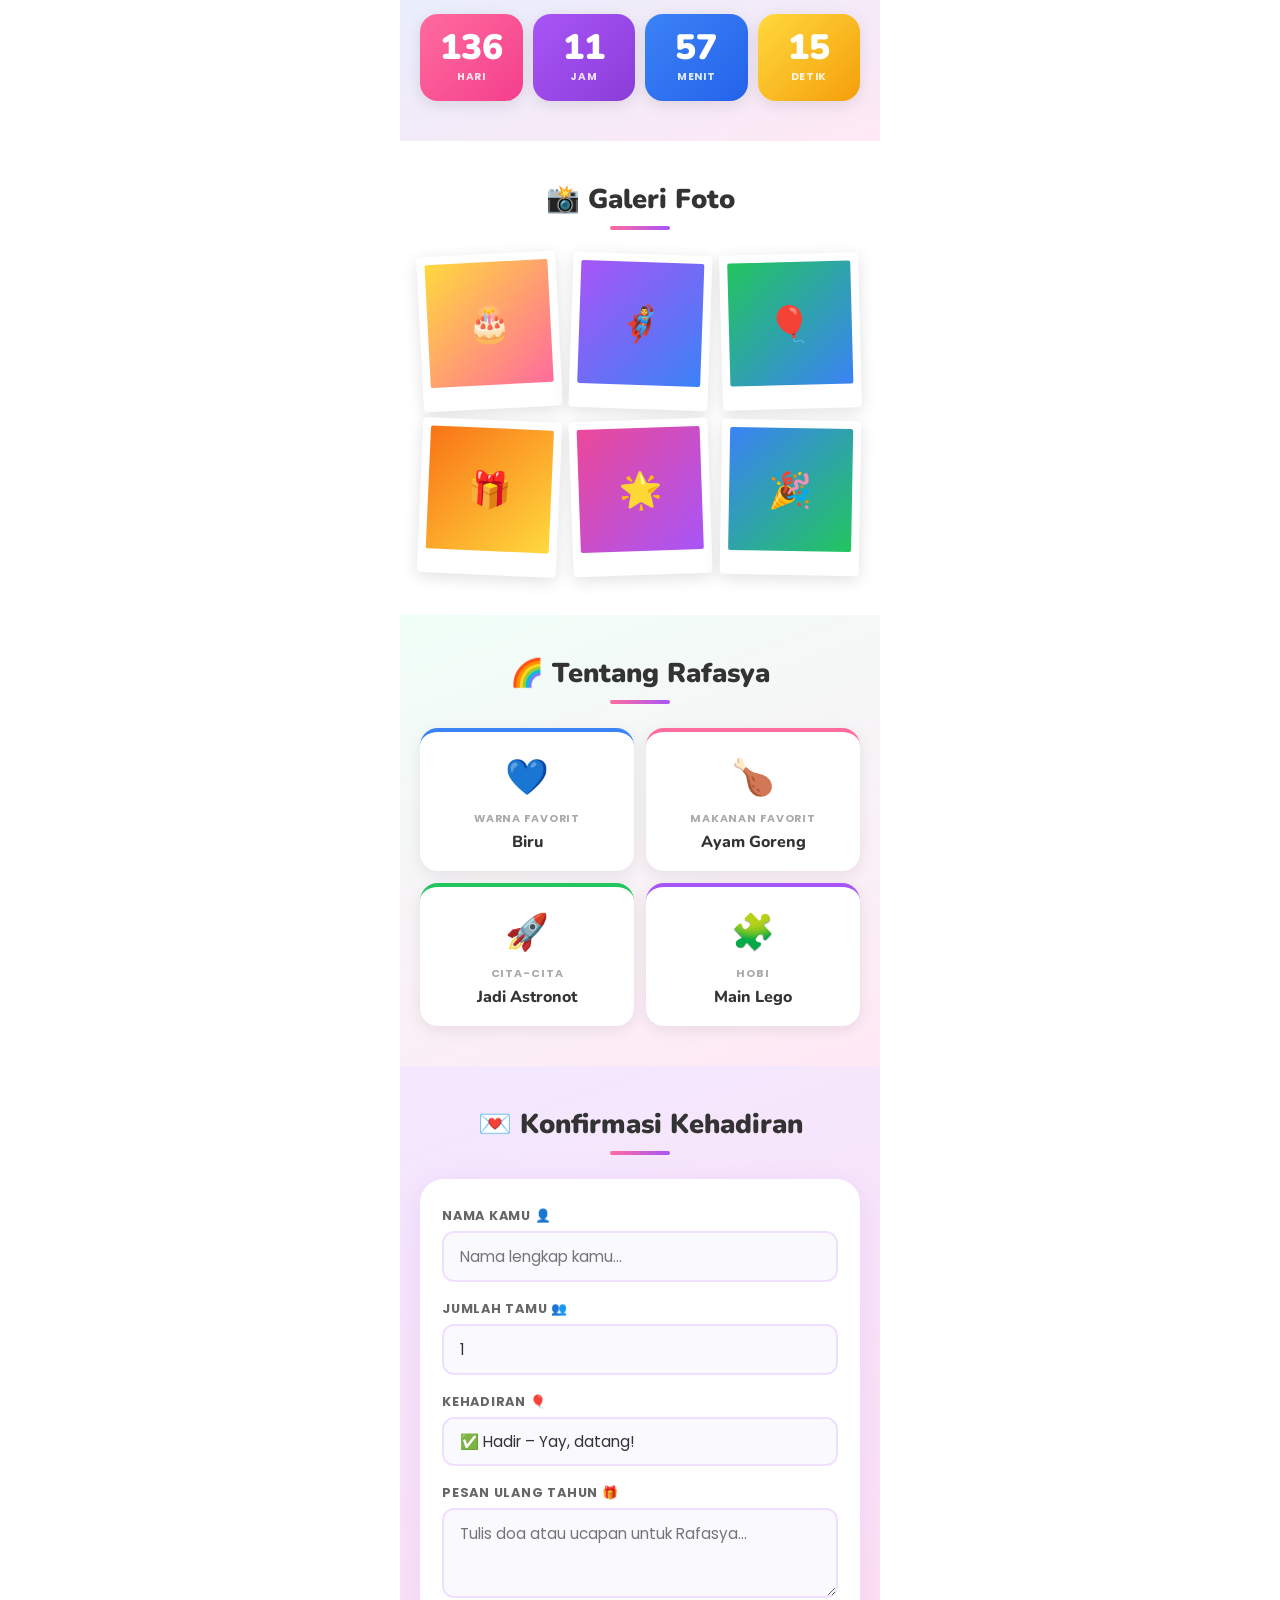
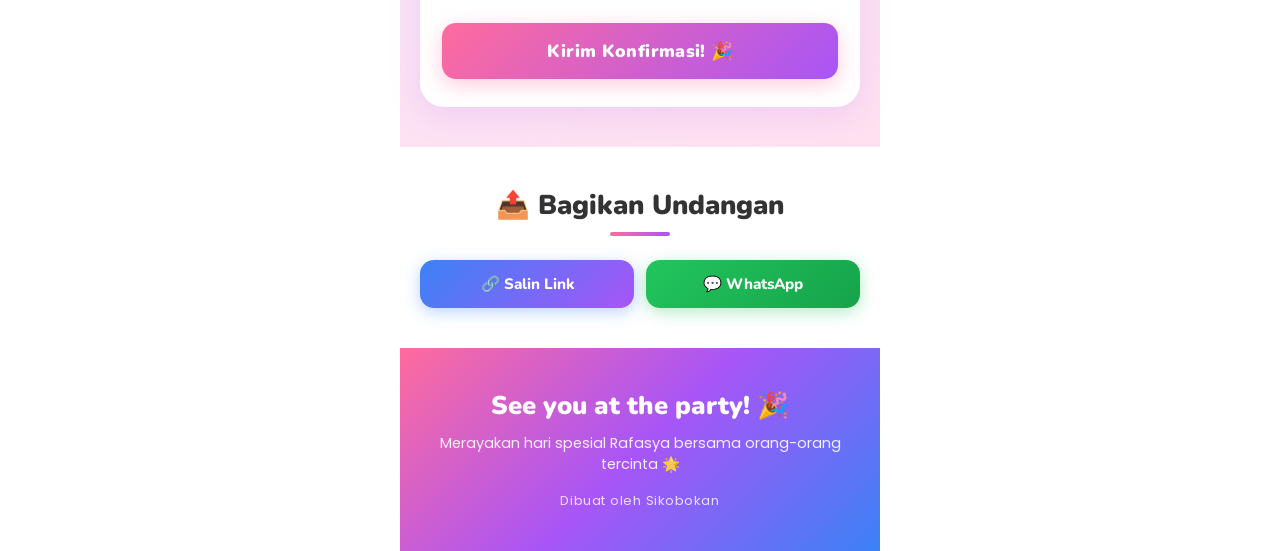
<file: template-ultah.html>
<!DOCTYPE html>
<html lang="id">
<head>
<meta charset="UTF-8">
<meta name="viewport" content="width=device-width, initial-scale=1.0">
<title>Undangan Ulang Tahun Rafasya Ardiansyah 🎂</title>
<link rel="preconnect" href="https://fonts.googleapis.com">
<link rel="preconnect" href="https://fonts.gstatic.com" crossorigin>
<link href="https://fonts.googleapis.com/css2?family=Nunito:wght@400;700;800;900&family=Poppins:wght@400;500;600&display=swap" rel="stylesheet">
<style>
  :root {
    --primary: #ff6b9d;
    --secondary: #fff;
    --accent: #ffd93d;
    --purple: #a855f7;
    --blue: #3b82f6;
    --green: #22c55e;
    --orange: #f97316;
    --pink: #ec4899;
  }

  *, *::before, *::after { box-sizing: border-box; margin: 0; padding: 0; }

  body {
    font-family: 'Poppins', sans-serif;
    background: #fff;
    color: #333;
    min-height: 100vh;
    overflow-x: hidden;
  }

  .wrapper {
    max-width: 480px;
    margin: 0 auto;
    position: relative;
  }

  /* ── CONFETTI ── */
  #confetti-canvas {
    position: fixed;
    top: 0; left: 0;
    width: 100%; height: 100%;
    pointer-events: none;
    z-index: 999;
  }

  /* CSS confetti particles */
  .confetti-bg {
    position: absolute;
    top: 0; left: 0; right: 0; bottom: 0;
    overflow: hidden;
    pointer-events: none;
    z-index: 0;
  }

  .dot {
    position: absolute;
    border-radius: 50%;
    animation: floatDot linear infinite;
    opacity: 0.8;
  }

  @keyframes floatDot {
    0%   { transform: translateY(0) rotate(0deg) scale(1); opacity: 0; }
    10%  { opacity: 0.8; }
    90%  { opacity: 0.8; }
    100% { transform: translateY(-110vh) rotate(720deg) scale(0.5); opacity: 0; }
  }

  /* ── HERO ── */
  .hero {
    position: relative;
    min-height: 100vh;
    background: linear-gradient(135deg, #ffe0f0 0%, #e8d5ff 50%, #d0e8ff 100%);
    display: flex;
    flex-direction: column;
    align-items: center;
    justify-content: center;
    text-align: center;
    padding: 40px 24px 60px;
    overflow: hidden;
  }

  .hero-hey {
    font-family: 'Poppins', sans-serif;
    font-size: 1.1rem;
    font-weight: 600;
    color: var(--purple);
    background: rgba(168,85,247,0.12);
    padding: 6px 20px;
    border-radius: 999px;
    margin-bottom: 16px;
    z-index: 1;
  }

  .hero-invited {
    font-family: 'Nunito', sans-serif;
    font-size: clamp(2rem, 9vw, 3.2rem);
    font-weight: 900;
    color: var(--primary);
    z-index: 1;
    text-shadow: 3px 3px 0 rgba(255,107,157,0.2);
    line-height: 1.1;
  }

  .cake-icon {
    font-size: clamp(5rem, 22vw, 8rem);
    z-index: 1;
    animation: bounceCake 1.6s ease-in-out infinite;
    margin: 12px 0;
    filter: drop-shadow(0 8px 16px rgba(255,107,157,0.3));
  }

  @keyframes bounceCake {
    0%, 100% { transform: translateY(0) scale(1); }
    50%       { transform: translateY(-14px) scale(1.06); }
  }

  .hero-name {
    font-family: 'Nunito', sans-serif;
    font-size: clamp(1.8rem, 8vw, 2.8rem);
    font-weight: 900;
    background: linear-gradient(135deg, #ff6b9d, #a855f7, #3b82f6, #ffd93d);
    -webkit-background-clip: text;
    -webkit-text-fill-color: transparent;
    background-clip: text;
    z-index: 1;
    line-height: 1.15;
    position: relative;
  }

  .sparkle {
    display: inline-block;
    animation: sparkleSpin 2s linear infinite;
  }
  .sparkle:nth-child(odd)  { animation-direction: reverse; }

  @keyframes sparkleSpin {
    0%   { transform: rotate(0deg) scale(1); }
    50%  { transform: rotate(180deg) scale(1.3); }
    100% { transform: rotate(360deg) scale(1); }
  }

  .hero-age {
    font-family: 'Nunito', sans-serif;
    font-size: clamp(1.1rem, 5vw, 1.6rem);
    font-weight: 800;
    color: var(--orange);
    background: rgba(249,115,22,0.12);
    padding: 6px 24px;
    border-radius: 999px;
    margin-top: 10px;
    z-index: 1;
  }

  /* ── SECTION COMMON ── */
  section {
    padding: 40px 20px;
    position: relative;
  }

  .section-title {
    font-family: 'Nunito', sans-serif;
    font-size: 1.7rem;
    font-weight: 900;
    text-align: center;
    margin-bottom: 24px;
    position: relative;
  }

  .section-title::after {
    content: '';
    display: block;
    width: 60px;
    height: 4px;
    border-radius: 999px;
    background: linear-gradient(to right, var(--primary), var(--purple));
    margin: 8px auto 0;
  }

  /* ── PARTY DETAILS ── */
  .details-section { background: linear-gradient(160deg, #fff0f8 0%, #f3e8ff 100%); }

  .details-card {
    background: #fff;
    border-radius: 24px;
    padding: 28px 24px;
    box-shadow: 0 8px 32px rgba(168,85,247,0.12);
    position: relative;
    overflow: hidden;
  }

  .details-card::before {
    content: '';
    position: absolute;
    inset: 0;
    border-radius: 24px;
    padding: 3px;
    background: linear-gradient(135deg, #ff6b9d, #a855f7, #3b82f6, #ffd93d);
    -webkit-mask: linear-gradient(#fff 0 0) content-box, linear-gradient(#fff 0 0);
    -webkit-mask-composite: destination-out;
    mask-composite: exclude;
    pointer-events: none;
  }

  .detail-row {
    display: flex;
    align-items: flex-start;
    gap: 14px;
    padding: 12px 0;
    border-bottom: 1px dashed #f0e0f8;
  }
  .detail-row:last-child { border-bottom: none; }

  .detail-icon {
    font-size: 1.8rem;
    flex-shrink: 0;
    width: 44px;
    height: 44px;
    background: linear-gradient(135deg, #ffe0f0, #e8d5ff);
    border-radius: 12px;
    display: flex;
    align-items: center;
    justify-content: center;
  }

  .detail-label {
    font-size: 0.72rem;
    font-weight: 600;
    text-transform: uppercase;
    letter-spacing: 0.08em;
    color: #a855f7;
    margin-bottom: 2px;
  }

  .detail-value {
    font-family: 'Nunito', sans-serif;
    font-size: 1rem;
    font-weight: 800;
    color: #333;
    line-height: 1.3;
  }

  /* ── COUNTDOWN ── */
  .countdown-section { background: linear-gradient(160deg, #e0f0ff 0%, #ffe8f5 100%); }

  .countdown-sub {
    text-align: center;
    font-size: 0.9rem;
    color: #888;
    margin-top: -14px;
    margin-bottom: 24px;
  }

  .countdown-grid {
    display: grid;
    grid-template-columns: repeat(4, 1fr);
    gap: 10px;
  }

  .countdown-box {
    border-radius: 18px;
    padding: 16px 8px;
    text-align: center;
    box-shadow: 0 4px 16px rgba(0,0,0,0.1);
  }
  .countdown-box:nth-child(1) { background: linear-gradient(135deg, #ff6b9d, #f43f8d); }
  .countdown-box:nth-child(2) { background: linear-gradient(135deg, #a855f7, #8b3dd8); }
  .countdown-box:nth-child(3) { background: linear-gradient(135deg, #3b82f6, #2563eb); }
  .countdown-box:nth-child(4) { background: linear-gradient(135deg, #ffd93d, #f59e0b); }

  .countdown-num {
    font-family: 'Nunito', sans-serif;
    font-size: 2.2rem;
    font-weight: 900;
    color: #fff;
    line-height: 1;
    display: block;
  }

  .countdown-label {
    font-size: 0.65rem;
    font-weight: 700;
    text-transform: uppercase;
    letter-spacing: 0.06em;
    color: rgba(255,255,255,0.85);
    margin-top: 4px;
    display: block;
  }

  .countdown-expired {
    text-align: center;
    font-family: 'Nunito', sans-serif;
    font-size: 1.5rem;
    font-weight: 900;
    color: var(--primary);
    padding: 20px;
  }

  /* ── GALLERY ── */
  .gallery-section { background: #fff; }

  .gallery-grid {
    display: grid;
    grid-template-columns: repeat(3, 1fr);
    gap: 12px;
  }

  .polaroid {
    background: #fff;
    padding: 8px 8px 24px;
    box-shadow: 0 4px 16px rgba(0,0,0,0.12);
    border-radius: 4px;
    cursor: pointer;
    transition: transform 0.2s, box-shadow 0.2s;
  }

  .polaroid:nth-child(1) { transform: rotate(-3deg); }
  .polaroid:nth-child(2) { transform: rotate(2deg); }
  .polaroid:nth-child(3) { transform: rotate(-1.5deg); }
  .polaroid:nth-child(4) { transform: rotate(2.5deg); }
  .polaroid:nth-child(5) { transform: rotate(-2deg); }
  .polaroid:nth-child(6) { transform: rotate(1deg); }

  .polaroid:hover {
    transform: rotate(0deg) scale(1.05) !important;
    box-shadow: 0 12px 32px rgba(0,0,0,0.2);
    z-index: 10;
    position: relative;
  }

  .polaroid-img {
    width: 100%;
    aspect-ratio: 1;
    border-radius: 2px;
    display: flex;
    align-items: center;
    justify-content: center;
    font-size: 2.2rem;
    overflow: hidden;
  }

  .polaroid:nth-child(1) .polaroid-img { background: linear-gradient(135deg, #ffd93d, #ff6b9d); }
  .polaroid:nth-child(2) .polaroid-img { background: linear-gradient(135deg, #a855f7, #3b82f6); }
  .polaroid:nth-child(3) .polaroid-img { background: linear-gradient(135deg, #22c55e, #3b82f6); }
  .polaroid:nth-child(4) .polaroid-img { background: linear-gradient(135deg, #f97316, #ffd93d); }
  .polaroid:nth-child(5) .polaroid-img { background: linear-gradient(135deg, #ec4899, #a855f7); }
  .polaroid:nth-child(6) .polaroid-img { background: linear-gradient(135deg, #3b82f6, #22c55e); }

  /* ── LIGHTBOX ── */
  .lightbox {
    display: none;
    position: fixed;
    inset: 0;
    background: rgba(0,0,0,0.85);
    z-index: 1000;
    align-items: center;
    justify-content: center;
    animation: fadeInLB 0.2s ease;
  }
  .lightbox.open { display: flex; }
  @keyframes fadeInLB { from { opacity: 0; } to { opacity: 1; } }

  .lightbox-inner {
    background: #fff;
    border-radius: 16px;
    padding: 16px 16px 32px;
    max-width: 340px;
    width: 90%;
    box-shadow: 0 24px 64px rgba(0,0,0,0.4);
    position: relative;
    animation: popIn 0.25s cubic-bezier(.17,.67,.46,1.44);
  }
  @keyframes popIn { from { transform: scale(0.7); opacity: 0; } to { transform: scale(1); opacity: 1; } }

  .lightbox-img {
    width: 100%;
    aspect-ratio: 1;
    border-radius: 8px;
    display: flex;
    align-items: center;
    justify-content: center;
    font-size: 4rem;
  }

  .lightbox-close {
    position: absolute;
    top: -12px; right: -12px;
    width: 36px; height: 36px;
    background: var(--primary);
    color: #fff;
    border: none;
    border-radius: 50%;
    font-size: 1.1rem;
    cursor: pointer;
    display: flex;
    align-items: center;
    justify-content: center;
    font-family: 'Nunito', sans-serif;
    font-weight: 900;
    box-shadow: 0 4px 12px rgba(255,107,157,0.4);
  }

  /* ── FUN FACTS ── */
  .facts-section { background: linear-gradient(160deg, #f0fff8 0%, #ffe8f5 100%); }

  .facts-grid {
    display: grid;
    grid-template-columns: 1fr 1fr;
    gap: 12px;
  }

  .fact-card {
    background: #fff;
    border-radius: 18px;
    padding: 18px 14px;
    text-align: center;
    box-shadow: 0 4px 16px rgba(0,0,0,0.08);
    transition: transform 0.2s;
  }
  .fact-card:hover { transform: translateY(-4px); }
  .fact-card:nth-child(1) { border-top: 4px solid #3b82f6; }
  .fact-card:nth-child(2) { border-top: 4px solid #ff6b9d; }
  .fact-card:nth-child(3) { border-top: 4px solid #22c55e; }
  .fact-card:nth-child(4) { border-top: 4px solid #a855f7; }

  .fact-emoji { font-size: 2.2rem; display: block; margin-bottom: 8px; }

  .fact-label {
    font-size: 0.68rem;
    font-weight: 700;
    text-transform: uppercase;
    letter-spacing: 0.08em;
    color: #aaa;
    margin-bottom: 4px;
  }

  .fact-value {
    font-family: 'Nunito', sans-serif;
    font-size: 1rem;
    font-weight: 800;
    color: #333;
  }

  /* ── RSVP ── */
  .rsvp-section { background: linear-gradient(160deg, #f3e8ff 0%, #ffe0f0 100%); }

  .rsvp-card {
    background: #fff;
    border-radius: 24px;
    padding: 28px 22px;
    box-shadow: 0 8px 32px rgba(168,85,247,0.15);
  }

  .form-group { margin-bottom: 18px; }

  label {
    display: block;
    font-size: 0.8rem;
    font-weight: 700;
    color: #666;
    text-transform: uppercase;
    letter-spacing: 0.06em;
    margin-bottom: 6px;
  }

  input, select, textarea {
    width: 100%;
    padding: 12px 16px;
    border: 2px solid #f0e0ff;
    border-radius: 12px;
    font-family: 'Poppins', sans-serif;
    font-size: 0.95rem;
    color: #333;
    background: #fafafe;
    outline: none;
    transition: border-color 0.2s, box-shadow 0.2s;
    appearance: none;
  }
  input:focus, select:focus, textarea:focus {
    border-color: var(--purple);
    box-shadow: 0 0 0 4px rgba(168,85,247,0.12);
    background: #fff;
  }
  textarea { resize: vertical; min-height: 90px; }

  .btn-submit {
    width: 100%;
    padding: 16px;
    background: linear-gradient(135deg, #ff6b9d, #a855f7);
    color: #fff;
    border: none;
    border-radius: 14px;
    font-family: 'Nunito', sans-serif;
    font-size: 1.1rem;
    font-weight: 900;
    cursor: pointer;
    letter-spacing: 0.02em;
    box-shadow: 0 6px 20px rgba(255,107,157,0.35);
    transition: transform 0.15s, box-shadow 0.15s;
  }
  .btn-submit:hover {
    transform: translateY(-2px);
    box-shadow: 0 10px 28px rgba(255,107,157,0.45);
  }
  .btn-submit:active { transform: translateY(0); }

  .rsvp-success {
    display: none;
    text-align: center;
    padding: 24px 16px;
  }
  .rsvp-success.show { display: block; animation: popIn 0.3s ease; }
  .rsvp-success-icon { font-size: 4rem; display: block; margin-bottom: 12px; }
  .rsvp-success-text {
    font-family: 'Nunito', sans-serif;
    font-size: 1.4rem;
    font-weight: 900;
    color: var(--purple);
  }
  .rsvp-success-sub { font-size: 0.9rem; color: #888; margin-top: 6px; }

  .error-msg {
    color: #ef4444;
    font-size: 0.78rem;
    font-weight: 600;
    margin-top: 4px;
    display: none;
  }
  .error-msg.show { display: block; }

  /* ── MUSIC PLAYER ── */
  .music-player {
    position: fixed;
    bottom: 24px;
    right: 20px;
    z-index: 500;
    display: flex;
    flex-direction: column;
    align-items: flex-end;
    gap: 8px;
  }

  .music-label {
    background: linear-gradient(135deg, #ff6b9d, #a855f7);
    color: #fff;
    font-size: 0.68rem;
    font-weight: 700;
    padding: 4px 10px;
    border-radius: 999px;
    white-space: nowrap;
    box-shadow: 0 2px 8px rgba(255,107,157,0.35);
  }

  .music-btn {
    width: 54px;
    height: 54px;
    background: linear-gradient(135deg, #ffd93d, #ff6b9d);
    border: none;
    border-radius: 50%;
    font-size: 1.5rem;
    cursor: pointer;
    box-shadow: 0 6px 20px rgba(255,107,157,0.4);
    display: flex;
    align-items: center;
    justify-content: center;
    transition: transform 0.15s;
    animation: musicPulse 2s ease-in-out infinite;
  }
  .music-btn:hover { transform: scale(1.1); animation: none; }

  @keyframes musicPulse {
    0%, 100% { box-shadow: 0 6px 20px rgba(255,107,157,0.4); }
    50%       { box-shadow: 0 6px 28px rgba(255,107,157,0.7), 0 0 0 8px rgba(255,107,157,0.12); }
  }

  /* ── SHARE ── */
  .share-section { background: #fff; }

  .share-grid {
    display: grid;
    grid-template-columns: 1fr 1fr;
    gap: 12px;
  }

  .share-btn {
    padding: 14px 10px;
    border: none;
    border-radius: 14px;
    font-family: 'Nunito', sans-serif;
    font-size: 0.95rem;
    font-weight: 800;
    cursor: pointer;
    display: flex;
    align-items: center;
    justify-content: center;
    gap: 8px;
    transition: transform 0.15s, box-shadow 0.15s;
  }
  .share-btn:hover { transform: translateY(-2px); }
  .share-btn:active { transform: translateY(0); }

  .share-btn-copy {
    background: linear-gradient(135deg, #3b82f6, #a855f7);
    color: #fff;
    box-shadow: 0 4px 16px rgba(59,130,246,0.35);
  }

  .share-btn-wa {
    background: linear-gradient(135deg, #22c55e, #16a34a);
    color: #fff;
    box-shadow: 0 4px 16px rgba(34,197,94,0.35);
  }

  .copy-toast {
    display: none;
    text-align: center;
    color: var(--blue);
    font-size: 0.85rem;
    font-weight: 600;
    margin-top: 12px;
  }
  .copy-toast.show { display: block; animation: popIn 0.2s ease; }

  /* ── FOOTER ── */
  footer {
    background: linear-gradient(135deg, #ff6b9d, #a855f7, #3b82f6);
    color: #fff;
    text-align: center;
    padding: 40px 24px;
  }

  .footer-main {
    font-family: 'Nunito', sans-serif;
    font-size: 1.6rem;
    font-weight: 900;
    margin-bottom: 10px;
  }

  .footer-brand {
    font-size: 0.82rem;
    opacity: 0.8;
    margin-top: 16px;
    letter-spacing: 0.04em;
  }

  /* ── CANVAS CONFETTI BURST ── */
  @keyframes burstFall {
    0%   { transform: translateY(0) rotate(0deg); opacity: 1; }
    100% { transform: translateY(60px) rotate(360deg); opacity: 0; }
  }
</style>
</head>
<body>

<canvas id="confetti-canvas"></canvas>

<div class="wrapper">

  <!-- ══ HERO ══ -->
  <section class="hero">
    <div class="confetti-bg" id="heroDots"></div>

    <div class="hero-hey" id="heyGuest">🎉 Hei, Teman!</div>

    <div class="hero-invited">You're Invited!</div>

    <div class="cake-icon">🎂</div>

    <div style="z-index:1; margin-bottom:8px;">
      <span class="sparkle" style="font-size:1.6rem; margin-right:6px;">✨</span>
      <span class="sparkle" style="font-size:1.2rem; margin-right:4px;">⭐</span>
      <span class="sparkle" style="font-size:1.4rem; margin-right:4px;">🌟</span>
    </div>

    <div class="hero-name" style="z-index:1;">
      Rafasya Ardiansyah
    </div>

    <div style="z-index:1; margin: 6px 0 4px;">
      <span class="sparkle" style="font-size:1.2rem; margin-right:4px;">⭐</span>
      <span class="sparkle" style="font-size:1.6rem; margin-right:6px;">✨</span>
      <span class="sparkle" style="font-size:1.4rem;">🌟</span>
    </div>

    <div class="hero-age">🎈 Merayakan 7 Tahun! 🎈</div>
  </section>

  <!-- ══ PARTY DETAILS ══ -->
  <section class="details-section">
    <h2 class="section-title">🎪 Detail Pesta</h2>
    <div class="details-card">
      <div class="detail-row">
        <div class="detail-icon">📅</div>
        <div>
          <div class="detail-label">Tanggal</div>
          <div class="detail-value">Minggu, 20 April 2025</div>
        </div>
      </div>
      <div class="detail-row">
        <div class="detail-icon">⏰</div>
        <div>
          <div class="detail-label">Waktu</div>
          <div class="detail-value">14.00 – 17.00 WIB</div>
        </div>
      </div>
      <div class="detail-row">
        <div class="detail-icon">📍</div>
        <div>
          <div class="detail-label">Tempat</div>
          <div class="detail-value">Rumah Keluarga Ardiansyah<br>Jl. Mawar No. 12, Depok</div>
        </div>
      </div>
      <div class="detail-row">
        <div class="detail-icon">👗</div>
        <div>
          <div class="detail-label">Dress Code</div>
          <div class="detail-value">Colorful / Casual</div>
        </div>
      </div>
      <div class="detail-row">
        <div class="detail-icon">🦸</div>
        <div>
          <div class="detail-label">Tema Pesta</div>
          <div class="detail-value">Superhero Party!</div>
        </div>
      </div>
    </div>
  </section>

  <!-- ══ COUNTDOWN ══ -->
  <section class="countdown-section">
    <h2 class="section-title">⏳ Menuju Pesta!</h2>
    <p class="countdown-sub">Minggu, 20 April 2025 — 14.00 WIB</p>
    <div class="countdown-grid" id="countdownGrid">
      <div class="countdown-box">
        <span class="countdown-num" id="cd-days">00</span>
        <span class="countdown-label">Hari</span>
      </div>
      <div class="countdown-box">
        <span class="countdown-num" id="cd-hours">00</span>
        <span class="countdown-label">Jam</span>
      </div>
      <div class="countdown-box">
        <span class="countdown-num" id="cd-mins">00</span>
        <span class="countdown-label">Menit</span>
      </div>
      <div class="countdown-box">
        <span class="countdown-num" id="cd-secs">00</span>
        <span class="countdown-label">Detik</span>
      </div>
    </div>
    <div class="countdown-expired" id="countdownExpired" style="display:none;">
      🎉 Pesta sudah dimulai! Ayo datang! 🎉
    </div>
  </section>

  <!-- ══ GALLERY ══ -->
  <section class="gallery-section">
    <h2 class="section-title">📸 Galeri Foto</h2>
    <div class="gallery-grid">
      <div class="polaroid" onclick="openLightbox(0)">
        <div class="polaroid-img">🎂</div>
      </div>
      <div class="polaroid" onclick="openLightbox(1)">
        <div class="polaroid-img">🦸‍♂️</div>
      </div>
      <div class="polaroid" onclick="openLightbox(2)">
        <div class="polaroid-img">🎈</div>
      </div>
      <div class="polaroid" onclick="openLightbox(3)">
        <div class="polaroid-img">🎁</div>
      </div>
      <div class="polaroid" onclick="openLightbox(4)">
        <div class="polaroid-img">🌟</div>
      </div>
      <div class="polaroid" onclick="openLightbox(5)">
        <div class="polaroid-img">🎉</div>
      </div>
    </div>
  </section>

  <!-- ══ FUN FACTS ══ -->
  <section class="facts-section">
    <h2 class="section-title">🌈 Tentang Rafasya</h2>
    <div class="facts-grid">
      <div class="fact-card">
        <span class="fact-emoji">💙</span>
        <div class="fact-label">Warna Favorit</div>
        <div class="fact-value">Biru</div>
      </div>
      <div class="fact-card">
        <span class="fact-emoji">🍗</span>
        <div class="fact-label">Makanan Favorit</div>
        <div class="fact-value">Ayam Goreng</div>
      </div>
      <div class="fact-card">
        <span class="fact-emoji">🚀</span>
        <div class="fact-label">Cita-cita</div>
        <div class="fact-value">Jadi Astronot</div>
      </div>
      <div class="fact-card">
        <span class="fact-emoji">🧩</span>
        <div class="fact-label">Hobi</div>
        <div class="fact-value">Main Lego</div>
      </div>
    </div>
  </section>

  <!-- ══ RSVP ══ -->
  <section class="rsvp-section">
    <h2 class="section-title">💌 Konfirmasi Kehadiran</h2>
    <div class="rsvp-card">
      <div id="rsvpForm">
        <div class="form-group">
          <label for="rsvp-nama">Nama Kamu 👤</label>
          <input type="text" id="rsvp-nama" placeholder="Nama lengkap kamu...">
          <div class="error-msg" id="err-nama">Nama wajib diisi ya! 😊</div>
        </div>
        <div class="form-group">
          <label for="rsvp-jumlah">Jumlah Tamu 👥</label>
          <input type="number" id="rsvp-jumlah" placeholder="1" min="1" max="20" value="1">
        </div>
        <div class="form-group">
          <label for="rsvp-hadir">Kehadiran 🎈</label>
          <select id="rsvp-hadir">
            <option value="hadir">✅ Hadir – Yay, datang!</option>
            <option value="tidak">❌ Tidak Hadir – Maaf ya...</option>
          </select>
        </div>
        <div class="form-group">
          <label for="rsvp-pesan">Pesan Ulang Tahun 🎁</label>
          <textarea id="rsvp-pesan" placeholder="Tulis doa atau ucapan untuk Rafasya..."></textarea>
        </div>
        <button class="btn-submit" onclick="submitRSVP()">
          Kirim Konfirmasi! 🎉
        </button>
      </div>
      <div class="rsvp-success" id="rsvpSuccess">
        <span class="rsvp-success-icon">🥳</span>
        <div class="rsvp-success-text">Terima Kasih!</div>
        <p class="rsvp-success-sub">Konfirmasi kamu sudah kami terima. Sampai ketemu di pesta! 🎈</p>
      </div>
    </div>
  </section>

  <!-- ══ SHARE ══ -->
  <section class="share-section">
    <h2 class="section-title">📤 Bagikan Undangan</h2>
    <div class="share-grid">
      <button class="share-btn share-btn-copy" onclick="copyLink()">
        🔗 Salin Link
      </button>
      <button class="share-btn share-btn-wa" onclick="shareWA()">
        💬 WhatsApp
      </button>
    </div>
    <div class="copy-toast" id="copyToast">✅ Link berhasil disalin!</div>
  </section>

  <!-- ══ FOOTER ══ -->
  <footer>
    <div class="footer-main">See you at the party! 🎉</div>
    <div style="font-size:0.9rem; opacity:0.9;">
      Merayakan hari spesial Rafasya bersama orang-orang tercinta 🌟
    </div>
    <div class="footer-brand">Dibuat oleh Sikobokan</div>
  </footer>

</div><!-- end .wrapper -->

<!-- ══ LIGHTBOX ══ -->
<div class="lightbox" id="lightbox" onclick="closeLightbox(event)">
  <div class="lightbox-inner">
    <button class="lightbox-close" onclick="closeLightbox()">✕</button>
    <div class="lightbox-img" id="lightboxImg"></div>
    <div style="text-align:center; margin-top:12px; font-family:'Nunito',sans-serif; font-weight:800; color:#a855f7; font-size:0.9rem;">
      Foto Rafasya 📸
    </div>
  </div>
</div>

<!-- ══ MUSIC PLAYER ══ -->
<div class="music-player">
  <div class="music-label">🎵 Happy Birthday Vibes!</div>
  <button class="music-btn" id="musicBtn" onclick="toggleMusic()" title="Play/Pause Musik">
    ▶️
  </button>
</div>
<audio id="bgMusic" loop>
  <source src="https://www.soundhelix.com/examples/mp3/SoundHelix-Song-2.mp3" type="audio/mpeg">
</audio>

<script>
// ── GALLERY DATA ──
const galleryEmojis = ['🎂','🦸‍♂️','🎈','🎁','🌟','🎉'];
const galleryBgs = [
  'linear-gradient(135deg,#ffd93d,#ff6b9d)',
  'linear-gradient(135deg,#a855f7,#3b82f6)',
  'linear-gradient(135deg,#22c55e,#3b82f6)',
  'linear-gradient(135deg,#f97316,#ffd93d)',
  'linear-gradient(135deg,#ec4899,#a855f7)',
  'linear-gradient(135deg,#3b82f6,#22c55e)'
];

// ── URL PARAM: tamu ──
(function() {
  const params = new URLSearchParams(window.location.search);
  const tamu = params.get('tamu');
  if (tamu && tamu.trim()) {
    document.getElementById('heyGuest').textContent = '🎉 Hei, ' + tamu.trim() + '!';
  }
})();

// ── CSS CONFETTI DOTS ──
(function() {
  const container = document.getElementById('heroDots');
  const colors = ['#ff6b9d','#ffd93d','#a855f7','#3b82f6','#22c55e','#f97316','#ec4899','#fff'];
  const shapes = ['50%','4px','8px'];
  for (let i = 0; i < 30; i++) {
    const dot = document.createElement('div');
    dot.className = 'dot';
    const size = Math.random() * 16 + 6;
    dot.style.cssText = [
      `width:${size}px`,
      `height:${size}px`,
      `left:${Math.random()*100}%`,
      `top:${Math.random()*100 + 100}%`,
      `background:${colors[Math.floor(Math.random()*colors.length)]}`,
      `border-radius:${shapes[Math.floor(Math.random()*shapes.length)]}`,
      `animation-duration:${Math.random()*6+5}s`,
      `animation-delay:${Math.random()*8}s`
    ].join(';');
    container.appendChild(dot);
  }
})();

// ── COUNTDOWN ──
const TARGET = new Date('2027-04-20T14:00:00').getTime();

function pad(n) { return String(n).padStart(2,'0'); }

function updateCountdown() {
  const now = Date.now();
  const diff = TARGET - now;
  if (diff <= 0) {
    document.getElementById('countdownGrid').style.display = 'none';
    document.getElementById('countdownExpired').style.display = 'block';
    return;
  }
  const days  = Math.floor(diff / 86400000);
  const hours = Math.floor((diff % 86400000) / 3600000);
  const mins  = Math.floor((diff % 3600000)  / 60000);
  const secs  = Math.floor((diff % 60000)    / 1000);
  document.getElementById('cd-days').textContent  = pad(days);
  document.getElementById('cd-hours').textContent = pad(hours);
  document.getElementById('cd-mins').textContent  = pad(mins);
  document.getElementById('cd-secs').textContent  = pad(secs);
}
updateCountdown();
setInterval(updateCountdown, 1000);

// ── LIGHTBOX ──
function openLightbox(idx) {
  const lb = document.getElementById('lightbox');
  const img = document.getElementById('lightboxImg');
  img.textContent = galleryEmojis[idx];
  img.style.background = galleryBgs[idx];
  lb.classList.add('open');
  document.body.style.overflow = 'hidden';
}

function closeLightbox(e) {
  if (!e || e.target === document.getElementById('lightbox') || e.currentTarget.tagName === 'BUTTON') {
    document.getElementById('lightbox').classList.remove('open');
    document.body.style.overflow = '';
  }
}

// ── RSVP ──
function submitRSVP() {
  const nama = document.getElementById('rsvp-nama').value.trim();
  const err  = document.getElementById('err-nama');

  if (!nama) {
    err.classList.add('show');
    document.getElementById('rsvp-nama').focus();
    return;
  }
  err.classList.remove('show');

  const entry = {
    id: 'rsvp_' + Date.now(),
    template: 'ultah',
    nama: nama,
    jumlah_tamu: parseInt(document.getElementById('rsvp-jumlah').value) || 1,
    kehadiran: document.getElementById('rsvp-hadir').value,
    pesan: document.getElementById('rsvp-pesan').value.trim(),
    timestamp: new Date().toISOString()
  };

  // Save to localStorage
  const key = 'undangan_rsvp_ultah';
  let list = [];
  try { list = JSON.parse(localStorage.getItem(key) || '[]'); } catch(e) { list = []; }
  list.push(entry);
  localStorage.setItem(key, JSON.stringify(list));

  // Show success
  document.getElementById('rsvpForm').style.display = 'none';
  const success = document.getElementById('rsvpSuccess');
  success.classList.add('show');

  // Confetti burst
  launchConfetti(200);
}

// ── CANVAS CONFETTI ──
const canvas = document.getElementById('confetti-canvas');
const ctx = canvas.getContext('2d');
let confettiParticles = [];
let animationId = null;
let burstTimeout = null;

function resizeCanvas() {
  canvas.width  = window.innerWidth;
  canvas.height = window.innerHeight;
}
resizeCanvas();
window.addEventListener('resize', resizeCanvas);

const CONF_COLORS = ['#ff6b9d','#ffd93d','#a855f7','#3b82f6','#22c55e','#f97316','#ec4899','#fff176'];

function launchConfetti(count) {
  count = count || 100;
  for (let i = 0; i < count; i++) {
    confettiParticles.push({
      x:  Math.random() * canvas.width,
      y:  Math.random() * canvas.height * 0.4 - canvas.height * 0.1,
      vx: (Math.random() - 0.5) * 6,
      vy: Math.random() * 4 + 2,
      color: CONF_COLORS[Math.floor(Math.random() * CONF_COLORS.length)],
      size:  Math.random() * 10 + 5,
      shape: Math.random() > 0.5 ? 'circle' : 'rect',
      rotation: Math.random() * Math.PI * 2,
      rotSpeed: (Math.random() - 0.5) * 0.15,
      alpha: 1,
      decay: Math.random() * 0.012 + 0.008
    });
  }
  if (!animationId) animateConfetti();
  if (burstTimeout) clearTimeout(burstTimeout);
  burstTimeout = setTimeout(stopConfetti, 4000);
}

function animateConfetti() {
  ctx.clearRect(0, 0, canvas.width, canvas.height);
  confettiParticles = confettiParticles.filter(p => p.alpha > 0.01);
  for (const p of confettiParticles) {
    p.x  += p.vx;
    p.y  += p.vy;
    p.vy += 0.12; // gravity
    p.rotation += p.rotSpeed;
    p.alpha -= p.decay;
    ctx.save();
    ctx.globalAlpha = p.alpha;
    ctx.translate(p.x, p.y);
    ctx.rotate(p.rotation);
    ctx.fillStyle = p.color;
    if (p.shape === 'circle') {
      ctx.beginPath();
      ctx.arc(0, 0, p.size / 2, 0, Math.PI * 2);
      ctx.fill();
    } else {
      ctx.fillRect(-p.size/2, -p.size/4, p.size, p.size/2);
    }
    ctx.restore();
  }
  if (confettiParticles.length > 0) {
    animationId = requestAnimationFrame(animateConfetti);
  } else {
    animationId = null;
    ctx.clearRect(0, 0, canvas.width, canvas.height);
  }
}

function stopConfetti() {
  confettiParticles.forEach(p => { p.decay = 0.04; });
}

// Launch confetti on load
window.addEventListener('load', function() {
  setTimeout(() => launchConfetti(120), 300);
});

// ── MUSIC PLAYER ──
const music = document.getElementById('bgMusic');
const musicBtn = document.getElementById('musicBtn');
let playing = false;

function toggleMusic() {
  if (playing) {
    music.pause();
    musicBtn.textContent = '▶️';
    playing = false;
  } else {
    music.play().catch(() => {});
    musicBtn.textContent = '⏸️';
    playing = true;
  }
}

// ── SHARE ──
function copyLink() {
  const url = window.location.href;
  if (navigator.clipboard && navigator.clipboard.writeText) {
    navigator.clipboard.writeText(url).then(showCopyToast);
  } else {
    const el = document.createElement('textarea');
    el.value = url;
    el.style.position = 'fixed';
    el.style.opacity = '0';
    document.body.appendChild(el);
    el.select();
    document.execCommand('copy');
    document.body.removeChild(el);
    showCopyToast();
  }
}

function showCopyToast() {
  const t = document.getElementById('copyToast');
  t.classList.add('show');
  setTimeout(() => t.classList.remove('show'), 2500);
}

function shareWA() {
  const url = window.location.href;
  const msg = encodeURIComponent(
    '🎉 *Undangan Ulang Tahun!*\n\nHai! Kamu diundang ke pesta ulang tahun Rafasya Ardiansyah yang ke-7! 🎂\n\n📅 Minggu, 20 April 2025\n⏰ 14.00 - 17.00 WIB\n📍 Rumah Keluarga Ardiansyah, Jl. Mawar No. 12, Depok\n🦸 Tema: Superhero Party!\n\nLihat undangan lengkap: ' + url
  );
  window.open('https://wa.me/?text=' + msg, '_blank');
}
</script>
</body>
</html>
</file>
